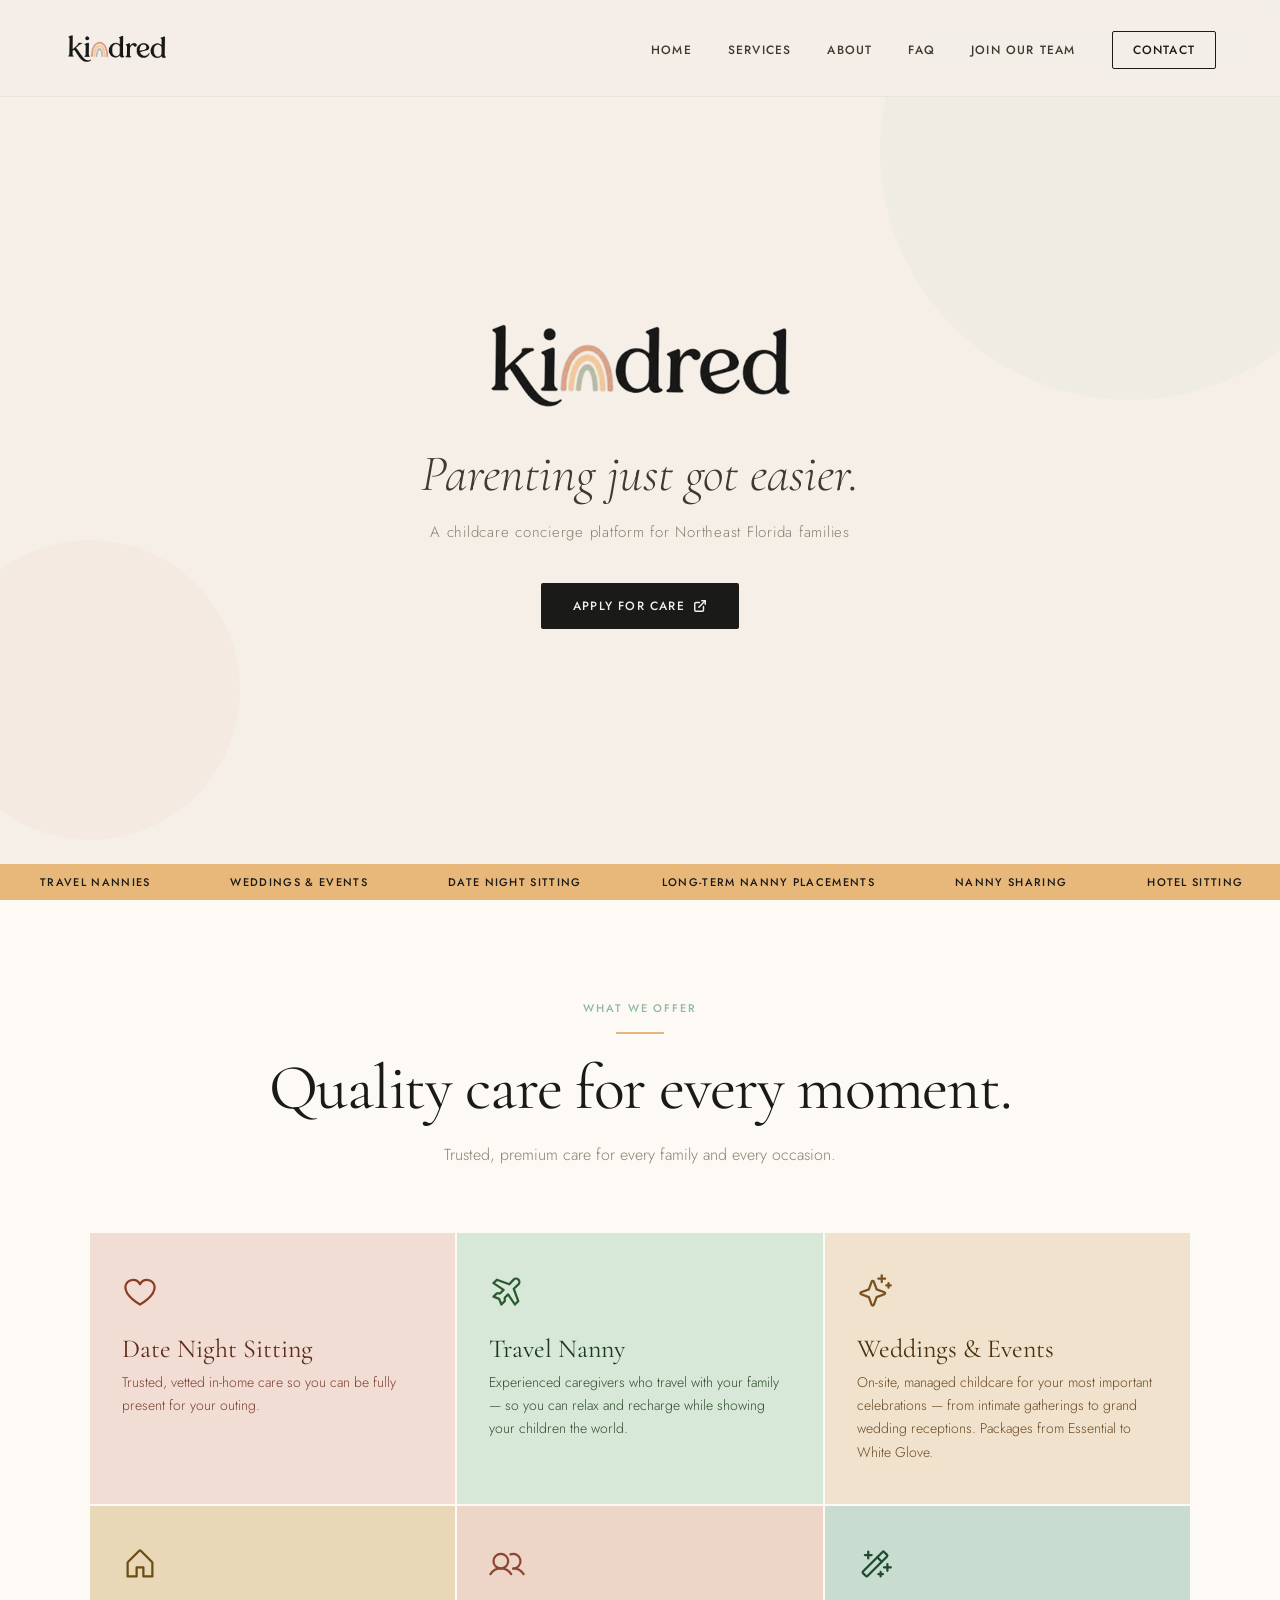
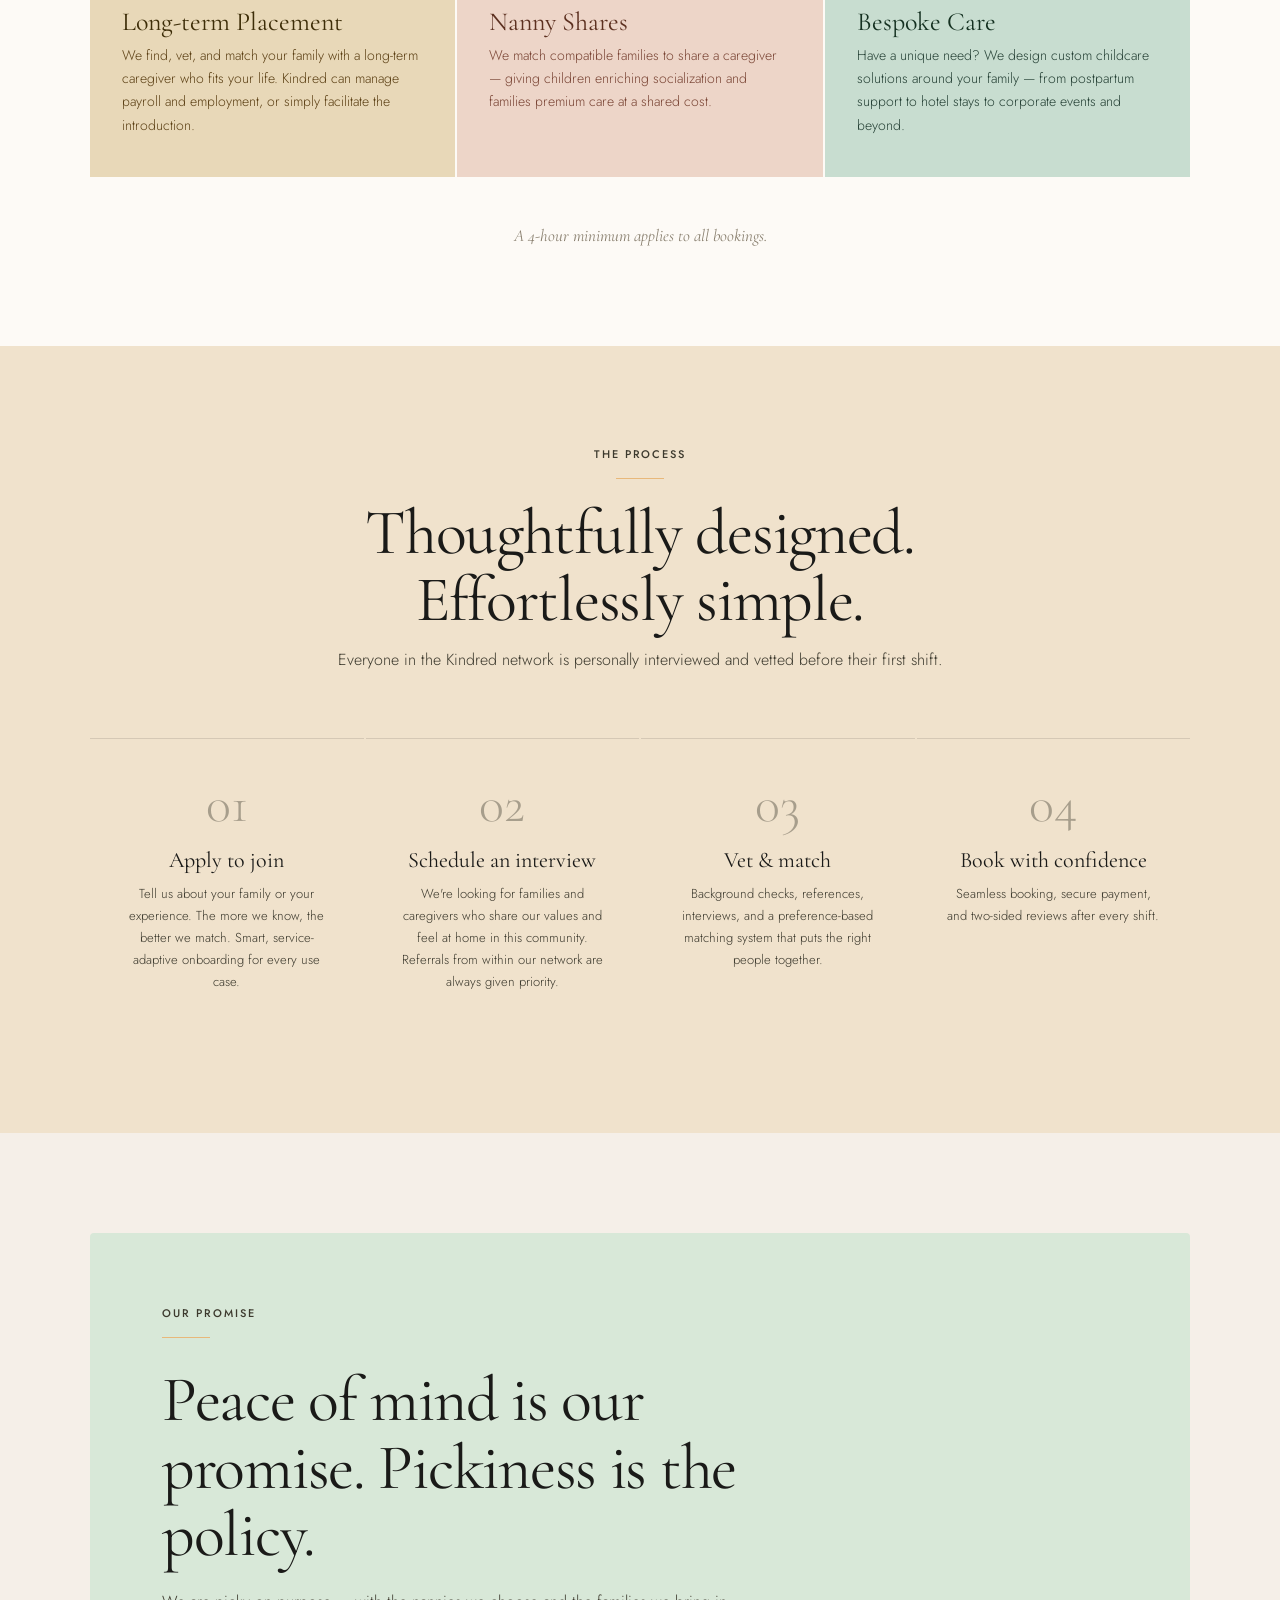
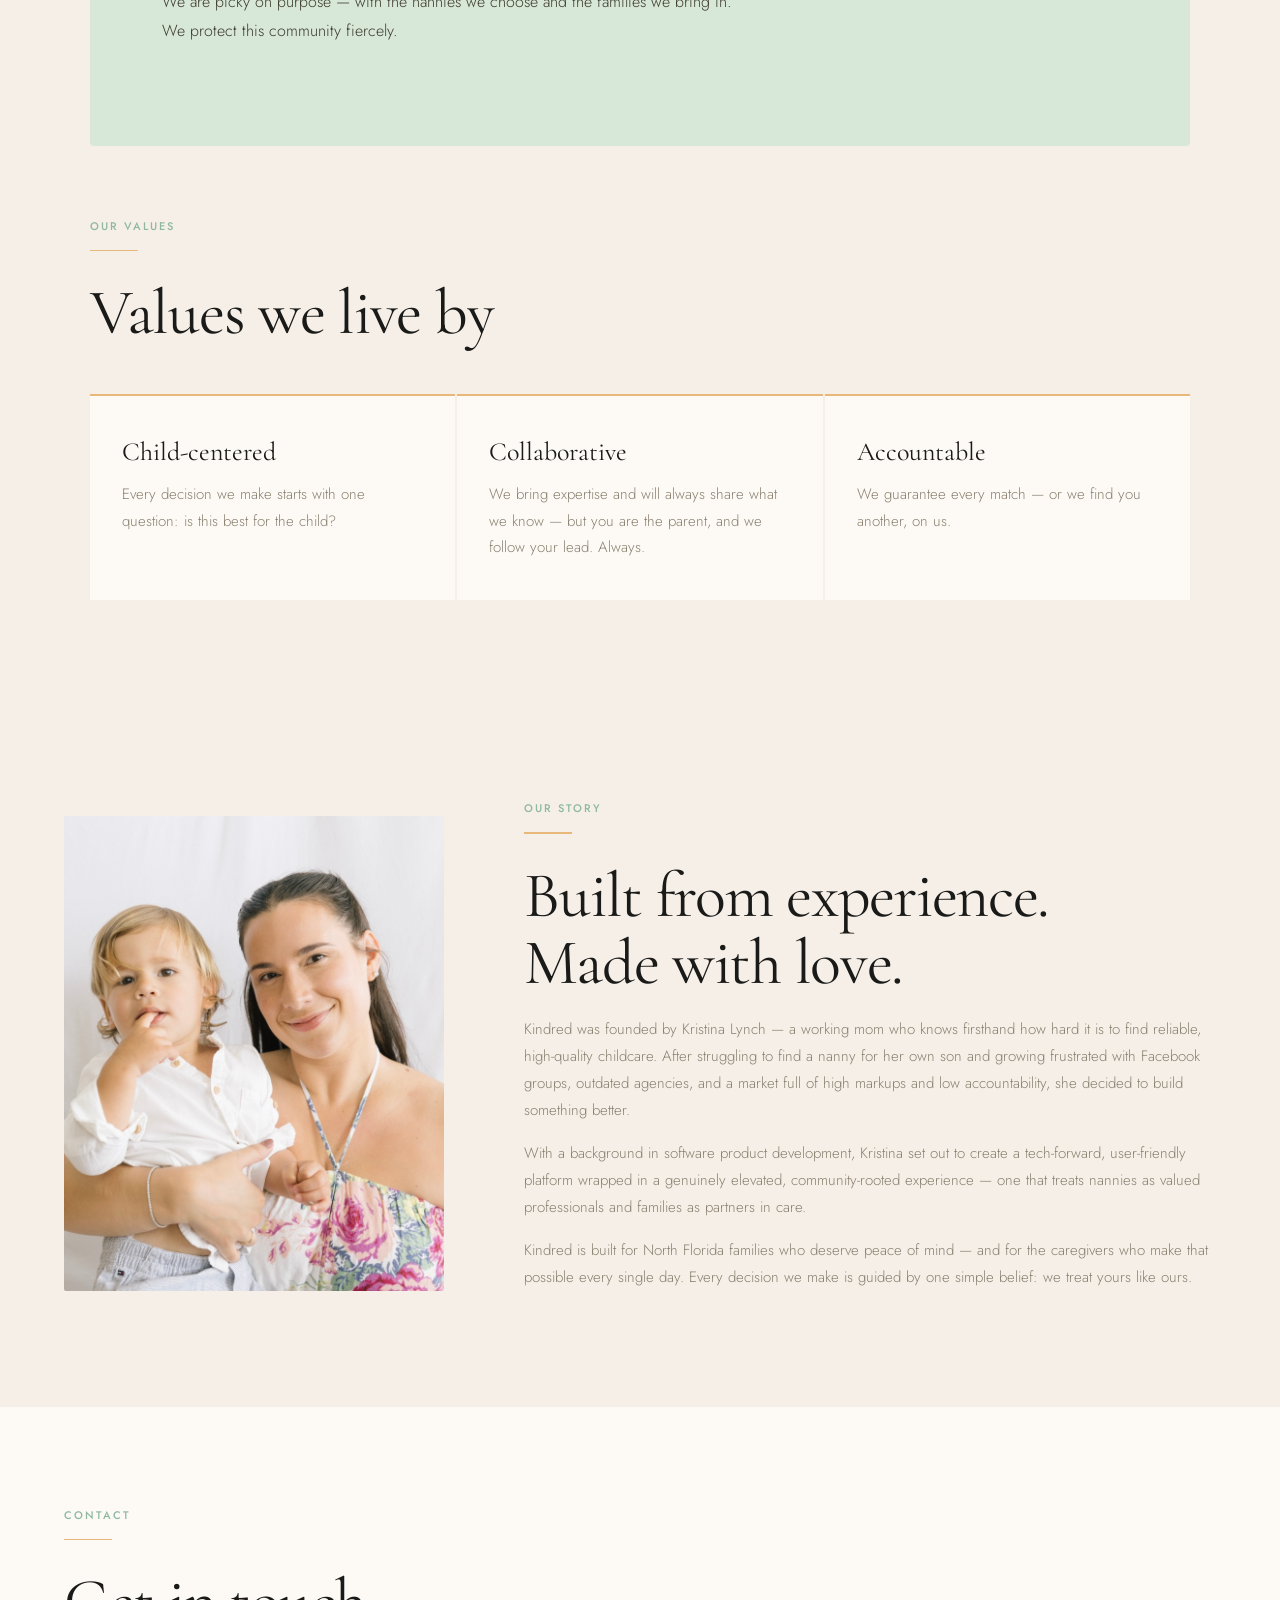
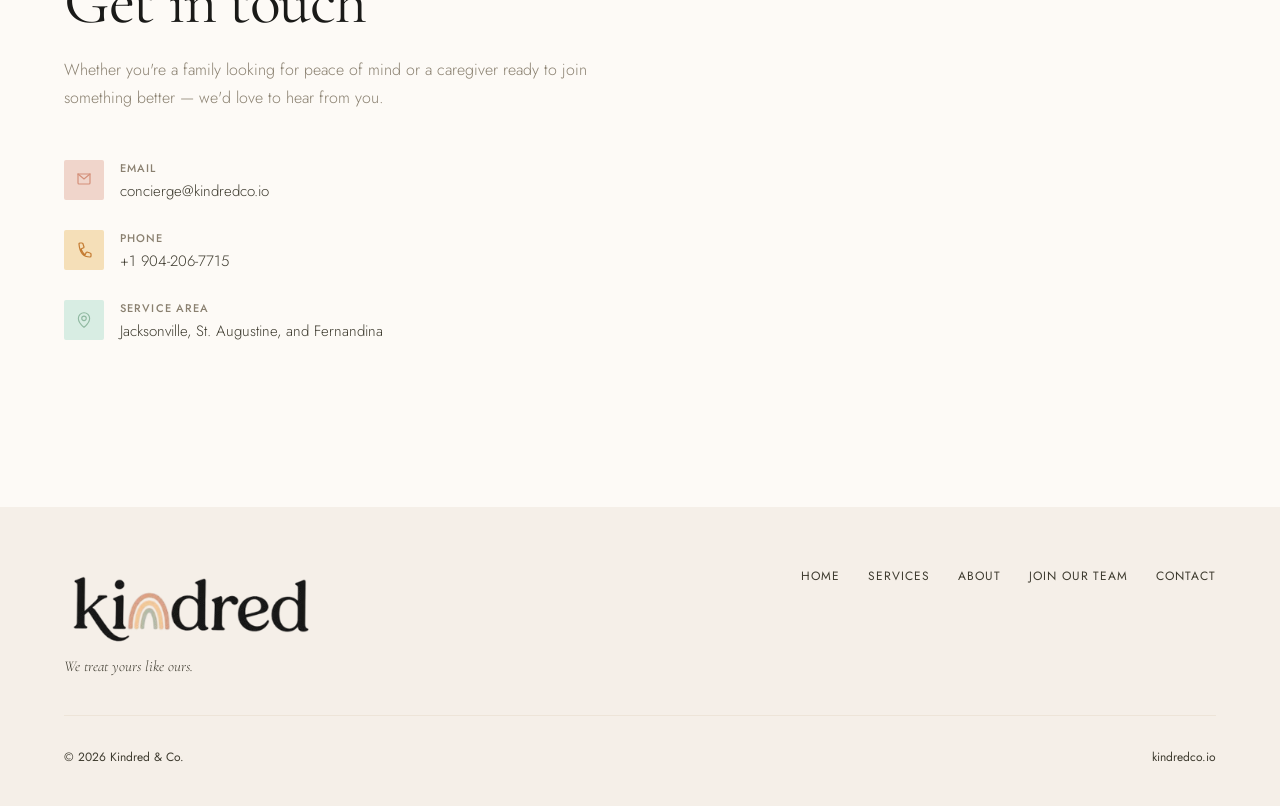
<file: index.html>
<!DOCTYPE html>
<html lang="en">
<head>
  <meta charset="utf-8" />
  <meta name="viewport" content="width=device-width, initial-scale=1.0" />
  <title>kindred — childcare concierge · Jacksonville, St. Augustine, and Fernandina</title>
  <link rel="preconnect" href="https://fonts.googleapis.com" />
  <link rel="preconnect" href="https://fonts.gstatic.com" crossorigin />
  <link href="https://fonts.googleapis.com/css2?family=Cormorant+Garamond:ital,wght@0,300;0,400;0,500;0,600;1,300;1,400;1,500&family=Jost:wght@300;400;500;600&display=swap" rel="stylesheet" />
  <link rel="stylesheet" href="styles.css" />
</head>
<body>

  <!-- ═══════════════════════════════════
       NAVIGATION
       To add a link: copy any <li> in .nav-links
       ═══════════════════════════════════ -->
  <header class="site-header">
    <nav class="nav">
      <a class="nav-logo" href="#home">
        <img class="nav-logo-img" src="assets/logo.png" alt="kindred" />
      </a>

      <ul class="nav-links" id="nav-links">
        <li><a href="#home">Home</a></li>
        <li><a href="#services">Services</a></li>
        <li><a href="#about">About</a></li>
        <li><a href="faq.html">FAQ</a></li>
        <li><a href="join.html">Join Our Team</a></li>
        <li><a class="nav-cta" href="#contact">Contact</a></li>
      </ul>

      <button class="hamburger" id="hamburger" aria-label="Toggle menu" aria-expanded="false">
        <span></span>
        <span></span>
        <span></span>
      </button>
    </nav>
  </header>


  <main>

    <!-- ═══════════════════════════════════
         HERO
         ═══════════════════════════════════ -->
    <section id="home">
      <div class="hero-blob hero-blob-1" aria-hidden="true"></div>
      <div class="hero-blob hero-blob-2" aria-hidden="true"></div>

      <div class="hero-logo">
        <img src="assets/logo.png" alt="kindred" />
      </div>

      <p class="hero-tagline">Parenting just got easier.</p>
      <p class="hero-sub">A childcare concierge platform for Northeast Florida families</p>

      <div class="hero-btns">
        <a class="btn-primary btn-external"
           href="https://forms.fillout.com/t/8GdtcbgDPAus"
           target="_blank" rel="noopener noreferrer">
          Apply for Care
          <svg class="btn-icon" xmlns="http://www.w3.org/2000/svg" width="14" height="14" viewBox="0 0 24 24"
               fill="none" stroke="currentColor" stroke-width="2.5" stroke-linecap="round" stroke-linejoin="round" aria-hidden="true">
            <path d="M18 13v6a2 2 0 0 1-2 2H5a2 2 0 0 1-2-2V8a2 2 0 0 1 2-2h6"/>
            <polyline points="15 3 21 3 21 9"/>
            <line x1="10" y1="14" x2="21" y2="3"/>
          </svg>
        </a>
      </div>

      <!-- Duplicated items create the seamless infinite scroll illusion -->
      <div class="ticker-wrap" aria-hidden="true">
        <div class="ticker">
          <span class="ticker-item">Travel Nannies</span>
          <span class="ticker-item">Weddings &amp; Events</span>
          <span class="ticker-item">Date Night Sitting</span>
          <span class="ticker-item">Long-term Nanny Placements</span>
          <span class="ticker-item">Nanny Sharing</span>
          <span class="ticker-item">Hotel Sitting</span>
          <span class="ticker-item">Travel Nannies</span>
          <span class="ticker-item">Weddings &amp; Events</span>
          <span class="ticker-item">Date Night Sitting</span>
          <span class="ticker-item">Long-term Nanny Placements</span>
          <span class="ticker-item">Nanny Sharing</span>
          <span class="ticker-item">Hotel Sitting</span>
        </div>
      </div>
    </section>


    <!-- ═══════════════════════════════════
         SERVICES
         To add a service: copy one <article class="service-card ...">
         block and assign the next sc-N color class.
         ═══════════════════════════════════ -->
    <section id="services">
      <div class="services-header">
        <span class="section-eyebrow">What we offer</span>
        <div class="rule rule--centered"></div>
        <h2 class="section-title">Quality care for every moment.</h2>
        <p class="section-body">Trusted, premium care for every family and every occasion.</p>
      </div>

      <div class="services-grid">

        <article class="service-card sc-1">
          <svg class="service-icon" fill="none" viewBox="0 0 256 256" aria-hidden="true">
            <path d="M128,224S24,168,24,102A54,54,0,0,1,78,48c22.59,0,41.94,12.31,50,32,8.06-19.69,27.41-32,50-32a54,54,0,0,1,54,54C232,168,128,224,128,224Z"
                  fill="none" stroke="#8B3D25" stroke-linecap="round" stroke-linejoin="round" stroke-width="16"/>
          </svg>
          <h3 class="service-name">Date Night Sitting</h3>
          <p class="service-desc">Trusted, vetted in-home care so you can be fully present for your outing.</p>
        </article>

        <article class="service-card sc-2">
          <svg class="service-icon" fill="none" viewBox="0 0 256 256" aria-hidden="true">
            <path d="M88,224l24-24V176l24-24,48,72,24-24-32-88,33-31A24,24,0,0,0,175,47L144,80,56,48,32,72l72,48L80,144H56L32,168l40,16Z"
                  fill="none" stroke="#2A5A30" stroke-linecap="round" stroke-linejoin="round" stroke-width="16"/>
          </svg>
          <h3 class="service-name">Travel Nanny</h3>
          <p class="service-desc">Experienced caregivers who travel with your family — so you can relax and recharge while showing your children the world.</p>
        </article>

        <article class="service-card sc-3">
          <svg class="service-icon" fill="none" viewBox="0 0 256 256" aria-hidden="true">
            <path d="M84.27,171.73l-55.09-20.3a7.92,7.92,0,0,1,0-14.86l55.09-20.3,20.3-55.09a7.92,7.92,0,0,1,14.86,0l20.3,55.09,55.09,20.3a7.92,7.92,0,0,1,0,14.86l-55.09,20.3-20.3,55.09a7.92,7.92,0,0,1-14.86,0Z"
                  fill="none" stroke="#7A5020" stroke-linecap="round" stroke-linejoin="round" stroke-width="16"/>
            <line x1="176" y1="16" x2="176" y2="64"   fill="none" stroke="#7A5020" stroke-linecap="round" stroke-linejoin="round" stroke-width="16"/>
            <line x1="224" y1="72" x2="224" y2="104"  fill="none" stroke="#7A5020" stroke-linecap="round" stroke-linejoin="round" stroke-width="16"/>
            <line x1="152" y1="40" x2="200" y2="40"   fill="none" stroke="#7A5020" stroke-linecap="round" stroke-linejoin="round" stroke-width="16"/>
            <line x1="208" y1="88" x2="240" y2="88"   fill="none" stroke="#7A5020" stroke-linecap="round" stroke-linejoin="round" stroke-width="16"/>
          </svg>
          <h3 class="service-name">Weddings &amp; Events</h3>
          <p class="service-desc">On-site, managed childcare for your most important celebrations — from intimate gatherings to grand wedding receptions. Packages from Essential to White Glove.</p>
        </article>

        <article class="service-card sc-4">
          <svg class="service-icon" fill="none" viewBox="0 0 256 256" aria-hidden="true">
            <path d="M104,216V152h48v64h64V120a8,8,0,0,0-2.34-5.66l-80-80a8,8,0,0,0-11.32,0l-80,80A8,8,0,0,0,40,120v96Z"
                  fill="none" stroke="#6B4D12" stroke-linecap="round" stroke-linejoin="round" stroke-width="16"/>
          </svg>
          <h3 class="service-name">Long-term Placement</h3>
          <p class="service-desc">We find, vet, and match your family with a long-term caregiver who fits your life. Kindred can manage payroll and employment, or simply facilitate the introduction.</p>
        </article>

        <article class="service-card sc-5">
          <svg class="service-icon" fill="none" viewBox="0 0 256 256" aria-hidden="true">
            <circle cx="84" cy="108" r="52" fill="none" stroke="#8B4530" stroke-linecap="round" stroke-linejoin="round" stroke-width="16"/>
            <path d="M10.23,200a88,88,0,0,1,147.54,0"  fill="none" stroke="#8B4530" stroke-linecap="round" stroke-linejoin="round" stroke-width="16"/>
            <path d="M172,160a87.93,87.93,0,0,1,73.77,40" fill="none" stroke="#8B4530" stroke-linecap="round" stroke-linejoin="round" stroke-width="16"/>
            <path d="M152.69,59.7A52,52,0,1,1,172,160"  fill="none" stroke="#8B4530" stroke-linecap="round" stroke-linejoin="round" stroke-width="16"/>
          </svg>
          <h3 class="service-name">Nanny Shares</h3>
          <p class="service-desc">We match compatible families to share a caregiver — giving children enriching socialization and families premium care at a shared cost.</p>
        </article>

        <article class="service-card sc-6">
          <svg class="service-icon" fill="none" viewBox="0 0 256 256" aria-hidden="true">
            <line x1="216" y1="128" x2="216" y2="176" fill="none" stroke="#1E4A30" stroke-linecap="round" stroke-linejoin="round" stroke-width="16"/>
            <line x1="192" y1="152" x2="240" y2="152" fill="none" stroke="#1E4A30" stroke-linecap="round" stroke-linejoin="round" stroke-width="16"/>
            <line x1="80"  y1="40"  x2="80"  y2="88"  fill="none" stroke="#1E4A30" stroke-linecap="round" stroke-linejoin="round" stroke-width="16"/>
            <line x1="56"  y1="64"  x2="104" y2="64"  fill="none" stroke="#1E4A30" stroke-linecap="round" stroke-linejoin="round" stroke-width="16"/>
            <line x1="168" y1="184" x2="168" y2="216" fill="none" stroke="#1E4A30" stroke-linecap="round" stroke-linejoin="round" stroke-width="16"/>
            <line x1="152" y1="200" x2="184" y2="200" fill="none" stroke="#1E4A30" stroke-linecap="round" stroke-linejoin="round" stroke-width="16"/>
            <line x1="144" y1="80"  x2="176" y2="112" fill="none" stroke="#1E4A30" stroke-linecap="round" stroke-linejoin="round" stroke-width="16"/>
            <rect x="21.49" y="105.37" width="213.02" height="45.25" rx="8"
                  transform="translate(-53.02 128) rotate(-45)"
                  fill="none" stroke="#1E4A30" stroke-linecap="round" stroke-linejoin="round" stroke-width="16"/>
          </svg>
          <h3 class="service-name">Bespoke Care</h3>
          <p class="service-desc">Have a unique need? We design custom childcare solutions around your family — from postpartum support to hotel stays to corporate events and beyond.</p>
        </article>

      </div>

      <p class="services-note">A 4-hour minimum applies to all bookings.</p>
    </section>


    <!-- ═══════════════════════════════════
         HOW IT WORKS
         To add a step: copy one <div class="step"> block
         and update the step-num
         ═══════════════════════════════════ -->
    <section id="how-it-works">
      <span class="section-eyebrow">The process</span>
      <div class="rule rule--centered"></div>
      <h2 class="section-title">Thoughtfully designed.<br />Effortlessly simple.</h2>
      <p class="section-body">Everyone in the Kindred network is personally interviewed and vetted before their first shift.</p>

      <div class="steps">
        <div class="step">
          <div class="step-num">01</div>
          <h3 class="step-title">Apply to join</h3>
          <p class="step-desc">Tell us about your family or your experience. The more we know, the better we match. Smart, service-adaptive onboarding for every use case.</p>
        </div>
        <div class="step">
          <div class="step-num">02</div>
          <h3 class="step-title">Schedule an interview</h3>
          <p class="step-desc">We're looking for families and caregivers who share our values and feel at home in this community. Referrals from within our network are always given priority.</p>
        </div>
        <div class="step">
          <div class="step-num">03</div>
          <h3 class="step-title">Vet &amp; match</h3>
          <p class="step-desc">Background checks, references, interviews, and a preference-based matching system that puts the right people together.</p>
        </div>
        <div class="step">
          <div class="step-num">04</div>
          <h3 class="step-title">Book with confidence</h3>
          <p class="step-desc">Seamless booking, secure payment, and two-sided reviews after every shift.</p>
        </div>
      </div>
    </section>


    <!-- ═══════════════════════════════════
         PROMISE & VALUES
         To add a value: copy one <article class="value-card"> block
         ═══════════════════════════════════ -->
    <section id="promise">
      <div class="promise-wrapper">

        <div class="promise-block">
          <span class="section-eyebrow">Our promise</span>
          <div class="rule"></div>
          <h2 class="section-title">Peace of mind is our promise. Pickiness is the policy.</h2>
          <p class="promise-body">We are picky on purpose — with the nannies we choose and the families we bring in. We protect this community fiercely.</p>
        </div>

        <span class="section-eyebrow">Our values</span>
        <div class="rule"></div>
        <h2 class="section-title section-title--spaced">Values we live by</h2>

        <div class="values-grid">
          <article class="value-card">
            <h3 class="value-title">Child-centered</h3>
            <p class="value-body">Every decision we make starts with one question: is this best for the child?</p>
          </article>
          <article class="value-card">
            <h3 class="value-title">Collaborative</h3>
            <p class="value-body">We bring expertise and will always share what we know — but you are the parent, and we follow your lead. Always.</p>
          </article>
          <article class="value-card">
            <h3 class="value-title">Accountable</h3>
            <p class="value-body">We guarantee every match — or we find you another, on us.</p>
          </article>
        </div>

      </div>
    </section>


    <!-- ═══════════════════════════════════
         ABOUT
         To swap the photo: replace assets/founder.jpg
         ═══════════════════════════════════ -->
    <section id="about">
      <div class="about-photo">
        <img src="assets/founder.jpg" alt="Kristina Lynch, Founder of Kindred & Co." />
      </div>
      <div class="about-content">
        <span class="section-eyebrow">Our story</span>
        <div class="rule"></div>
        <h2 class="section-title">Built from experience.<br />Made with love.</h2>
        <p class="about-body">Kindred was founded by Kristina Lynch — a working mom who knows firsthand how hard it is to find reliable, high-quality childcare. After struggling to find a nanny for her own son and growing frustrated with Facebook groups, outdated agencies, and a market full of high markups and low accountability, she decided to build something better.</p>
        <p class="about-body">With a background in software product development, Kristina set out to create a tech-forward, user-friendly platform wrapped in a genuinely elevated, community-rooted experience — one that treats nannies as valued professionals and families as partners in care.</p>
        <p class="about-body">Kindred is built for North Florida families who deserve peace of mind — and for the caregivers who make that possible every single day. Every decision we make is guided by one simple belief: we treat yours like ours.</p>
      </div>
    </section>


    <!-- ═══════════════════════════════════
         CONTACT
         To change the contact email: edit .contact-value below
         Form currently shows a visual confirmation only — wire
         up the action attribute to a backend or service like
         Formspree when ready.
         ═══════════════════════════════════ -->
    <section id="contact">
      <div class="contact-grid">

        <div class="contact-info">
          <span class="section-eyebrow">Contact</span>
          <div class="rule"></div>
          <h2 class="section-title">Get in touch</h2>
          <p class="section-body contact-intro">Whether you're a family looking for peace of mind or a caregiver ready to join something better — we'd love to hear from you.</p>

          <div class="contact-detail">
            <div class="contact-icon contact-icon--blush">
              <svg fill="none" height="18" viewBox="0 0 18 18" width="18" aria-hidden="true">
                <path d="M3 3 L15 3 L15 12 Q15 13 14 13 L4 13 Q3 13 3 12 Z" stroke="#D4907A" stroke-linejoin="round" stroke-width="1.2"/>
                <path d="M3 3 L9 8 L15 3" stroke="#D4907A" stroke-linecap="round" stroke-width="1.2"/>
              </svg>
            </div>
            <div>
              <p class="contact-label">Email</p>
              <p class="contact-value">concierge@kindredco.io</p>
            </div>
          </div>

          <div class="contact-detail">
            <div class="contact-icon contact-icon--amber">
              <svg fill="none" height="18" viewBox="0 0 18 18" width="18" aria-hidden="true">
                <path d="M4 3 Q4 2 5 2 L7 2 Q8 2 8 3 L9 6 Q9 7 8 7 L6 8 Q7 11 10 14 L11 12 Q11 11 12 11 L15 12 Q16 12 16 13 L16 15 Q16 16 15 16 Q5 16 4 3 Z" stroke="#C47A30" stroke-linejoin="round" stroke-width="1.2"/>
              </svg>
            </div>
            <div>
              <p class="contact-label">Phone</p>
              <p class="contact-value">+1 904-206-7715</p>
            </div>
          </div>

          <div class="contact-detail">
            <div class="contact-icon contact-icon--sage">
              <svg xmlns="http://www.w3.org/2000/svg" width="18" height="18" fill="#8FB8A0" viewBox="0 0 256 256" aria-hidden="true">
                <path d="M128,64a40,40,0,1,0,40,40A40,40,0,0,0,128,64Zm0,64a24,24,0,1,1,24-24A24,24,0,0,1,128,128Zm0-112a88.1,88.1,0,0,0-88,88c0,31.4,14.51,64.68,42,96.25a254.19,254.19,0,0,0,41.45,38.3,8,8,0,0,0,9.18,0A254.19,254.19,0,0,0,174,200.25c27.45-31.57,42-64.85,42-96.25A88.1,88.1,0,0,0,128,16Zm0,206c-16.53-13-72-60.75-72-118a72,72,0,0,1,144,0C200,161.23,144.53,209,128,222Z"/>
              </svg>
            </div>
            <div>
              <p class="contact-label">Service area</p>
              <p class="contact-value">Jacksonville, St. Augustine, and Fernandina</p>
            </div>
          </div>
        </div>

        <div>
          <div style="width:100%;height:500px;" data-fillout-id="6LCFjFNj2Tus" data-fillout-embed-type="standard" data-fillout-inherit-parameters data-fillout-dynamic-resize></div>
          <script src="https://server.fillout.com/embed/v1/"></script>
        </div>

      </div>
    </section>

  </main>


  <!-- ═══════════════════════════════════
       FOOTER
       To update the copyright year: edit the span below
       ═══════════════════════════════════ -->
  <footer class="footer">
    <div class="footer-top">
      <div>
        <img class="footer-logo-img" src="assets/logo.png" alt="kindred" />
        <p class="footer-tagline">We treat yours like ours.</p>
      </div>
      <nav class="footer-links" aria-label="Footer navigation">
        <a href="#home">Home</a>
        <a href="#services">Services</a>
        <a href="#about">About</a>
        <a href="#join-our-team">Join Our Team</a>
        <a href="#contact">Contact</a>
      </nav>
    </div>
    <div class="footer-bottom">
      <span>© 2026 Kindred &amp; Co.</span>
      <span>kindredco.io</span>
    </div>
  </footer>

  <script src="script.js"></script>
</body>
</html>
</file>
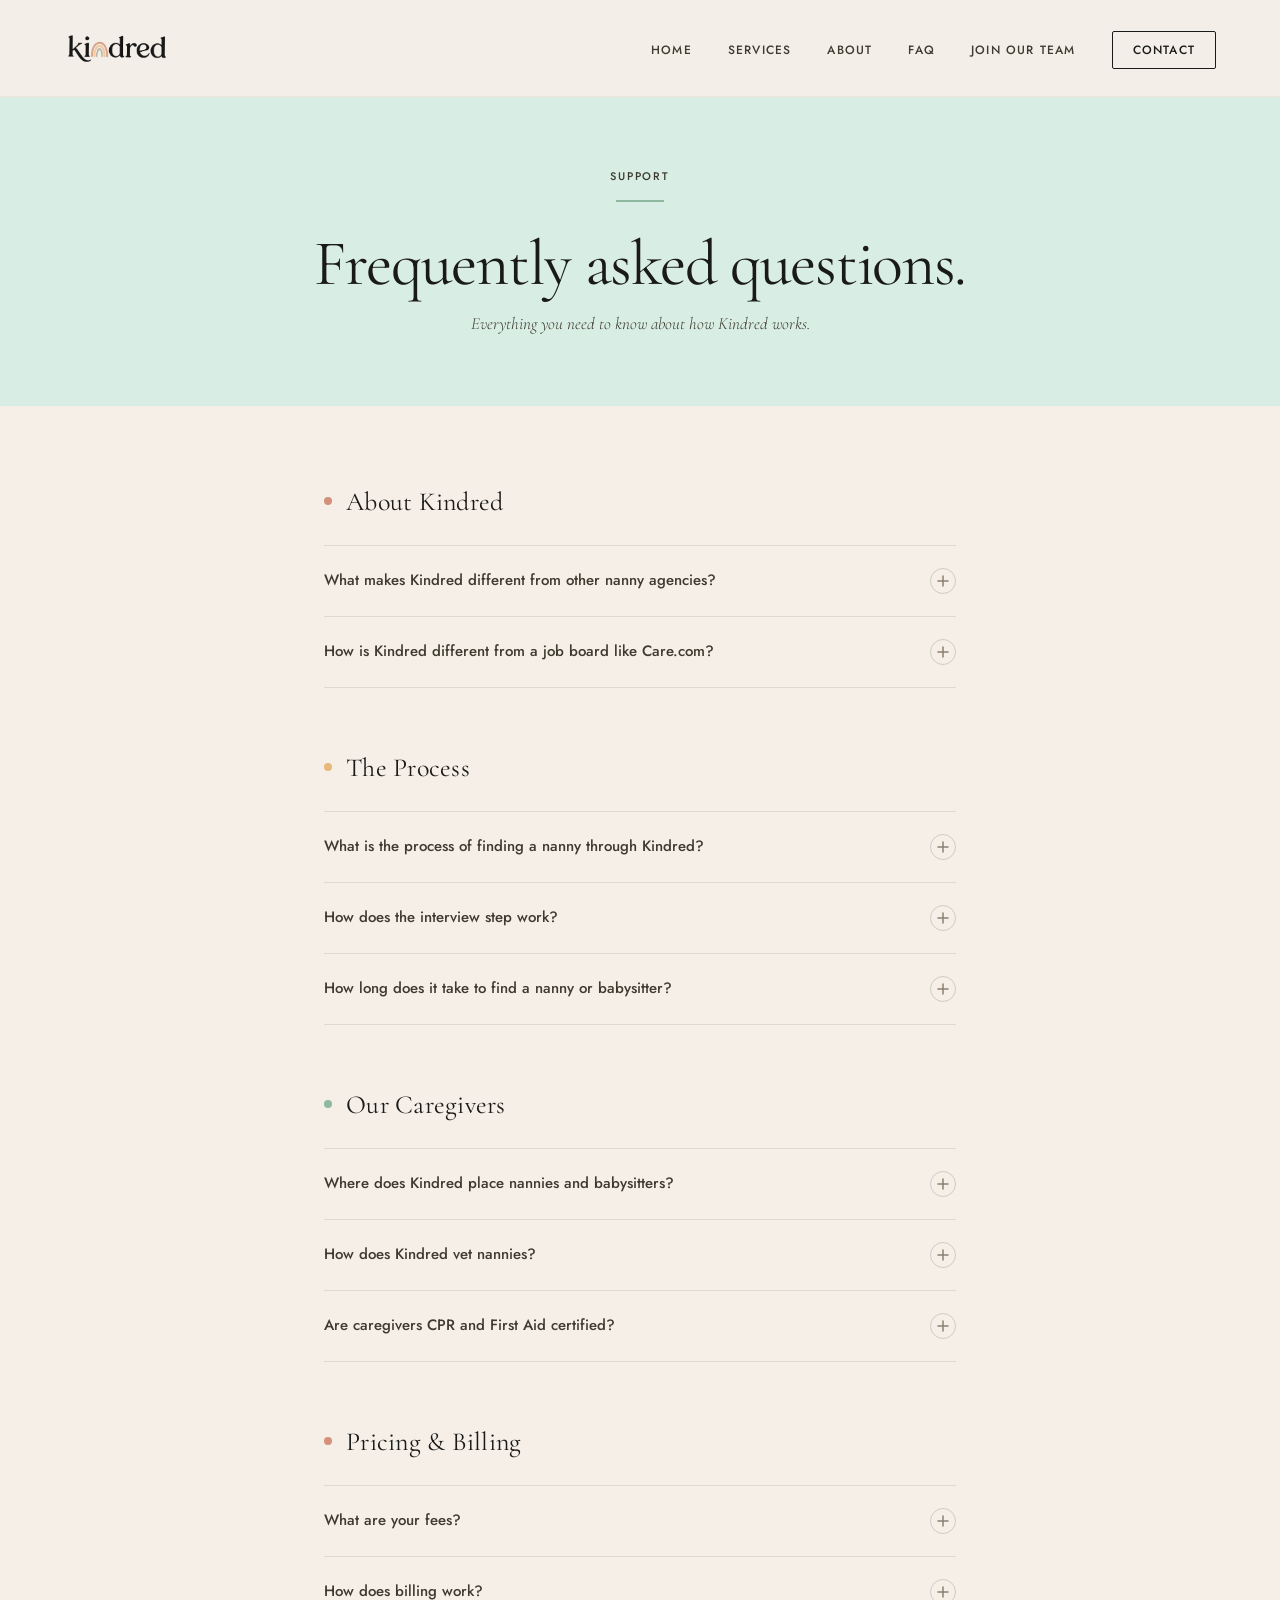
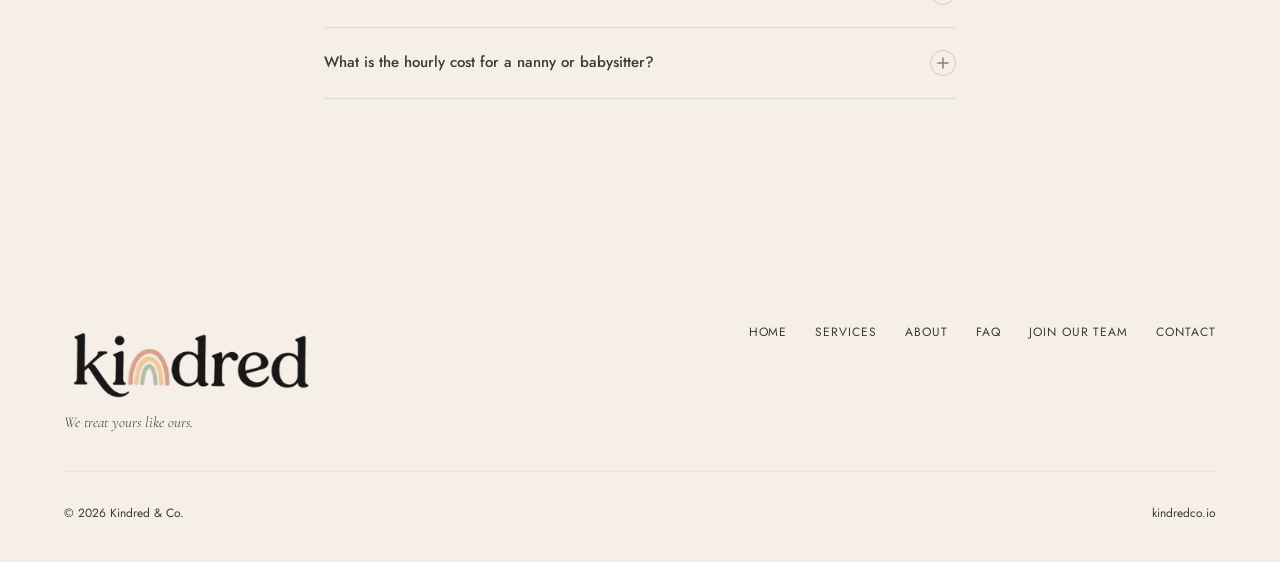
<file: faq.html>
<!DOCTYPE html>
<html lang="en">
<head>
  <meta charset="utf-8" />
  <meta name="viewport" content="width=device-width, initial-scale=1.0" />
  <title>FAQ — kindred childcare concierge</title>
  <link rel="preconnect" href="https://fonts.googleapis.com" />
  <link rel="preconnect" href="https://fonts.gstatic.com" crossorigin />
  <link href="https://fonts.googleapis.com/css2?family=Cormorant+Garamond:ital,wght@0,300;0,400;0,500;0,600;1,300;1,400;1,500&family=Jost:wght@300;400;500;600&display=swap" rel="stylesheet" />
  <link rel="stylesheet" href="styles.css" />
  <meta name="description" content="Answers to common questions about Kindred & Co. — how we vet caregivers, what the placement process looks like, service areas, fees, and billing." />

  <script type="application/ld+json">
  {
    "@context": "https://schema.org",
    "@type": "FAQPage",
    "mainEntity": [
      {
        "@type": "Question",
        "name": "What makes Kindred different from other nanny agencies?",
        "acceptedAnswer": {
          "@type": "Answer",
          "text": "Kindred & Co. matches on values, not just availability. Many agencies send whoever fits your schedule. We ask detailed questions of both families and nannies, covering childcare philosophy, discipline approach, values, and lifestyle, and we introduce only caregivers who truly fit your household."
        }
      },
      {
        "@type": "Question",
        "name": "How is Kindred different from a job board like Care.com?",
        "acceptedAnswer": {
          "@type": "Answer",
          "text": "Kindred is a white-glove concierge service rather than self-service. You don't post a job or sort through applicants. We hand-select and vet caregivers for your family, so you only meet people we've chosen for you."
        }
      },
      {
        "@type": "Question",
        "name": "What is the process of finding a nanny through Kindred?",
        "acceptedAnswer": {
          "@type": "Answer",
          "text": "Every Kindred placement follows the same six steps: (1) Family application — you tell us about your family, children, schedule, and what you're looking for. (2) Intake call — we talk through your home, routines, priorities, and dealbreakers. (3) Curated profiles — we send profiles of caregivers we believe suit your family. (4) Interviews — you interview caregivers whose profiles you liked; we schedule these for you. (5) In-home trials — caregivers come for a paid trial shift. (6) Onboarding — we call references, verify certifications, and run background checks on the prospective nanny."
        }
      },
      {
        "@type": "Question",
        "name": "How does the interview step work?",
        "acceptedAnswer": {
          "@type": "Answer",
          "text": "After you select who you want to interview from the profiles shared with you, we schedule a 30-minute video interview with a candidate. If it goes well, we arrange a paid trial shift — typically 4 to 6 hours — so both you and the caregiver can make sure it is a good fit."
        }
      },
      {
        "@type": "Question",
        "name": "How long does it take to find a nanny or babysitter?",
        "acceptedAnswer": {
          "@type": "Answer",
          "text": "Babysitters can usually be sourced directly from our network and be available immediately. Finding a long-term nanny typically takes 1 to 6 weeks between sourcing, vetting, interviewing, trial shifts, background checks, and onboarding. Timing depends on your schedule, budget, and the specificity of your requirements."
        }
      },
      {
        "@type": "Question",
        "name": "Where does Kindred place nannies and babysitters?",
        "acceptedAnswer": {
          "@type": "Answer",
          "text": "Kindred & Co. serves families in two ways. Babysitters: Jacksonville, Atlantic Beach, Neptune Beach, Jacksonville Beach, Ponte Vedra, St. Augustine, and nearby communities. Long-term nannies: anywhere in the United States. We handle the application, intake call, profiles, and interviews by phone and video, so families don't need to be local."
        }
      },
      {
        "@type": "Question",
        "name": "How does Kindred vet nannies?",
        "acceptedAnswer": {
          "@type": "Answer",
          "text": "Selection is rigorous. Only about 10% of nannies who apply are selected for interviews, and about 3% are placed with a family. We conduct a detailed review of experience and employment history, structured behavioral interviews, reference verification, and a comprehensive background check."
        }
      },
      {
        "@type": "Question",
        "name": "Are caregivers CPR and First Aid certified?",
        "acceptedAnswer": {
          "@type": "Answer",
          "text": "Yes. Current CPR and First Aid certification is required by Kindred."
        }
      },
      {
        "@type": "Question",
        "name": "What are your fees?",
        "acceptedAnswer": {
          "@type": "Answer",
          "text": "Kindred & Co. offers two tiers. Curated ($750 one-time): a personal search where we go to market, interview, and vet nannies just for your family, plus 1–3 vetted backup sitters and 12 months of platform access. Concierge ($350 one-time): I choose your nanny and sitters from our existing network based on your family's unique needs, plus 12 months of platform access. Ongoing care is billed hourly based on your caregiver's rate. Platform access renews at $99/year after the first year, and applies to all tiers."
        }
      },
      {
        "@type": "Question",
        "name": "How does billing work?",
        "acceptedAnswer": {
          "@type": "Answer",
          "text": "Invoices are issued weekly and payable by ACH bank transfer or Zelle. Each invoice itemizes dates and hours of care."
        }
      },
      {
        "@type": "Question",
        "name": "What is the hourly cost for a nanny or babysitter?",
        "acceptedAnswer": {
          "@type": "Answer",
          "text": "Caregivers set their own rates based on experience and education. Junior caregivers typically cost around $23/hr, while our most senior caregivers can cost upwards of $30/hr on our platform."
        }
      }
    ]
  }
  </script>

  <style>
    /* Page hero — sage green matching promise block */
    .page-hero {
      background: #D8EDE3;
      padding: calc(var(--nav-height) + 72px) var(--gutter) 72px;
      text-align: center;
    }
    .page-hero .section-eyebrow { color: var(--color-dark); }
    .page-hero .section-title   { color: var(--color-black); margin-bottom: 16px; }
    .page-hero .rule            { background: var(--color-sage); margin: 0 auto 28px; }
    .page-hero-sub {
      font-size: 17px;
      font-weight: 300;
      font-style: italic;
      font-family: var(--font-serif);
      color: var(--color-dark);
      max-width: 480px;
      margin: 0 auto;
    }

    /* FAQ body */
    .faq-wrap {
      max-width: 760px;
      margin: 0 auto;
      padding: 80px var(--gutter) 100px;
    }

    /* Category group */
    .faq-group { margin-bottom: 64px; }

    .group-header {
      display: flex;
      align-items: center;
      gap: 14px;
      margin-bottom: 28px;
    }
    .group-dot {
      width: 8px;
      height: 8px;
      border-radius: 50%;
      flex-shrink: 0;
    }
    .group-dot--blush  { background: var(--color-blush); }
    .group-dot--amber  { background: var(--color-amber); }
    .group-dot--sage   { background: var(--color-sage); }

    .group-name {
      font-family: var(--font-serif);
      font-size: 26px;
      font-weight: 400;
      color: var(--color-black);
      margin: 0;
      letter-spacing: 0.01em;
    }

    /* Accordion */
    .faq-item { border-top: 1px solid rgba(61,58,46,0.12); }
    .faq-item:last-child { border-bottom: 1px solid rgba(61,58,46,0.12); }

    .faq-btn {
      display: flex;
      justify-content: space-between;
      align-items: center;
      gap: 20px;
      width: 100%;
      padding: 22px 0;
      background: none;
      border: none;
      cursor: pointer;
      text-align: left;
      color: inherit;
    }
    .faq-btn:focus-visible {
      outline: 2px solid var(--color-sage);
      outline-offset: 2px;
      border-radius: 2px;
    }
    .q-text {
      font-family: var(--font-sans);
      font-size: 15px;
      font-weight: 500;
      color: var(--color-dark);
      line-height: 1.45;
      transition: color 0.2s;
    }
    .faq-btn:hover .q-text { color: var(--color-black); }

    .q-icon {
      flex-shrink: 0;
      width: 26px;
      height: 26px;
      border-radius: 50%;
      border: 1.5px solid rgba(61,58,46,0.2);
      display: flex;
      align-items: center;
      justify-content: center;
      transition: border-color 0.25s, background 0.25s, transform 0.3s;
      color: var(--color-mid);
    }
    .faq-item.open .q-icon {
      background: var(--color-sage-light);
      border-color: var(--color-sage);
      color: var(--color-dark);
      transform: rotate(45deg);
    }

    /* Answer panel */
    .faq-panel {
      display: grid;
      grid-template-rows: 0fr;
      transition: grid-template-rows 0.35s ease;
    }
    .faq-item.open .faq-panel { grid-template-rows: 1fr; }
    .panel-inner { overflow: hidden; }

    .answer {
      padding-bottom: 28px;
      color: var(--color-dark);
      font-family: var(--font-sans);
      font-size: 15px;
      font-weight: 300;
      line-height: 1.8;
    }
    .answer p { margin: 0 0 12px; }
    .answer p:last-child { margin-bottom: 0; }
    .answer strong { font-weight: 500; color: var(--color-black); }

    .answer ol {
      margin: 4px 0 12px;
      padding-left: 20px;
    }
    .answer ol li { margin-bottom: 10px; padding-left: 4px; }

    /* Pricing cards */
    .pricing-cards {
      display: flex;
      flex-direction: column;
      gap: 10px;
      margin-top: 14px;
    }
    .p-card {
      background: var(--color-white);
      border: 1px solid rgba(61,58,46,0.12);
      border-radius: 8px;
      padding: 18px 22px;
    }
    .p-card-name {
      font-family: var(--font-serif);
      font-size: 18px;
      font-weight: 500;
      color: var(--color-black);
      margin: 0 0 2px;
    }
    .p-card-price {
      font-size: 12px;
      font-weight: 500;
      letter-spacing: 0.1em;
      text-transform: uppercase;
      color: var(--color-blush);
      margin: 0 0 12px;
    }
    .p-card ul {
      list-style: none;
      margin: 0;
      padding: 0;
    }
    .p-card ul li {
      font-size: 14px;
      font-weight: 300;
      color: var(--color-dark);
      padding: 6px 0 6px 20px;
      position: relative;
      border-top: 1px solid rgba(61,58,46,0.1);
    }
    .p-card ul li:first-child { border-top: none; }
    .p-card ul li::before {
      content: '✓';
      position: absolute;
      left: 0;
      top: 7px;
      color: var(--color-sage);
      font-size: 12px;
    }

    @media (max-width: 640px) {
      .faq-wrap  { padding: 52px var(--gutter) 72px; }
      .faq-group { margin-bottom: 48px; }
    }

    @media (prefers-reduced-motion: reduce) {
      .faq-panel, .q-icon { transition: none; }
    }
  </style>
</head>
<body>

  <!-- ═══════════════════════════════════
       NAVIGATION
       ═══════════════════════════════════ -->
  <header class="site-header">
    <nav class="nav">
      <a class="nav-logo" href="index.html">
        <img class="nav-logo-img" src="assets/logo.png" alt="kindred" />
      </a>

      <ul class="nav-links" id="nav-links">
        <li><a href="index.html#home">Home</a></li>
        <li><a href="index.html#services">Services</a></li>
        <li><a href="index.html#about">About</a></li>
        <li><a href="faq.html" aria-current="page">FAQ</a></li>
        <li><a href="join.html">Join Our Team</a></li>
        <li><a class="nav-cta" href="index.html#contact">Contact</a></li>
      </ul>

      <button class="hamburger" id="hamburger" aria-label="Toggle menu" aria-expanded="false">
        <span></span>
        <span></span>
        <span></span>
      </button>
    </nav>
  </header>


  <main>

    <!-- PAGE HERO -->
    <div class="page-hero">
      <span class="section-eyebrow">Support</span>
      <div class="rule rule--centered"></div>
      <h1 class="section-title">Frequently asked questions.</h1>
      <p class="page-hero-sub">Everything you need to know about how Kindred works.</p>
    </div>


    <!-- FAQ CONTENT -->
    <div class="faq-wrap">

      <!-- About Kindred -->
      <div class="faq-group">
        <div class="group-header">
          <span class="group-dot group-dot--blush"></span>
          <h2 class="group-name">About Kindred</h2>
        </div>

        <div class="faq-item">
          <button class="faq-btn" aria-expanded="false">
            <span class="q-text">What makes Kindred different from other nanny agencies?</span>
            <span class="q-icon" aria-hidden="true"><svg width="12" height="12" viewBox="0 0 12 12" fill="none"><line x1="6" y1="1" x2="6" y2="11" stroke="currentColor" stroke-width="1.5" stroke-linecap="round"/><line x1="1" y1="6" x2="11" y2="6" stroke="currentColor" stroke-width="1.5" stroke-linecap="round"/></svg></span>
          </button>
          <div class="faq-panel" role="region">
            <div class="panel-inner"><div class="answer">
              <p>Kindred & Co. matches on values, not just availability. Many agencies send whoever fits your schedule. We ask detailed questions of both families and nannies, covering childcare philosophy, discipline approach, values, and lifestyle, and we introduce only caregivers who truly fit your household.</p>
            </div></div>
          </div>
        </div>

        <div class="faq-item">
          <button class="faq-btn" aria-expanded="false">
            <span class="q-text">How is Kindred different from a job board like Care.com?</span>
            <span class="q-icon" aria-hidden="true"><svg width="12" height="12" viewBox="0 0 12 12" fill="none"><line x1="6" y1="1" x2="6" y2="11" stroke="currentColor" stroke-width="1.5" stroke-linecap="round"/><line x1="1" y1="6" x2="11" y2="6" stroke="currentColor" stroke-width="1.5" stroke-linecap="round"/></svg></span>
          </button>
          <div class="faq-panel" role="region">
            <div class="panel-inner"><div class="answer">
              <p>Kindred is a white-glove concierge service rather than self-service. You don't post a job or sort through applicants. We hand-select and vet caregivers for your family, so you only meet people we've chosen for you.</p>
            </div></div>
          </div>
        </div>
      </div>

      <!-- The Process -->
      <div class="faq-group">
        <div class="group-header">
          <span class="group-dot group-dot--amber"></span>
          <h2 class="group-name">The Process</h2>
        </div>

        <div class="faq-item">
          <button class="faq-btn" aria-expanded="false">
            <span class="q-text">What is the process of finding a nanny through Kindred?</span>
            <span class="q-icon" aria-hidden="true"><svg width="12" height="12" viewBox="0 0 12 12" fill="none"><line x1="6" y1="1" x2="6" y2="11" stroke="currentColor" stroke-width="1.5" stroke-linecap="round"/><line x1="1" y1="6" x2="11" y2="6" stroke="currentColor" stroke-width="1.5" stroke-linecap="round"/></svg></span>
          </button>
          <div class="faq-panel" role="region">
            <div class="panel-inner"><div class="answer">
              <p>Every Kindred placement follows the same six steps.</p>
              <ol>
                <li><strong>Family application.</strong> You tell us about your family, your children, your schedule, and what you're looking for in care.</li>
                <li><strong>Intake call.</strong> We talk through your home, your routines, your priorities, and your dealbreakers. This is where we learn what a great fit means for you.</li>
                <li><strong>Curated profiles.</strong> We send you profiles of caregivers from our vetted network whom we believe suit your family. You see only the people we've chosen for you.</li>
                <li><strong>Interviews.</strong> You interview the caregivers whose profiles you liked. We schedule these for you and ask for your feedback afterward.</li>
                <li><strong>In-home trials.</strong> The caregiver(s) you liked best come to your home for a paid trial shift, so you can see how they work with your children and your routines.</li>
                <li><strong>Onboarding.</strong> We call references, verify certifications, and run background checks on the prospective nanny.</li>
              </ol>
            </div></div>
          </div>
        </div>

        <div class="faq-item">
          <button class="faq-btn" aria-expanded="false">
            <span class="q-text">How does the interview step work?</span>
            <span class="q-icon" aria-hidden="true"><svg width="12" height="12" viewBox="0 0 12 12" fill="none"><line x1="6" y1="1" x2="6" y2="11" stroke="currentColor" stroke-width="1.5" stroke-linecap="round"/><line x1="1" y1="6" x2="11" y2="6" stroke="currentColor" stroke-width="1.5" stroke-linecap="round"/></svg></span>
          </button>
          <div class="faq-panel" role="region">
            <div class="panel-inner"><div class="answer">
              <p>After you select who you want to interview from the profiles shared with you, we schedule a 30-minute video interview with a candidate. If it goes well, we arrange a paid trial shift — typically 4 to 6 hours — so both you and the caregiver can make sure it is a good fit.</p>
            </div></div>
          </div>
        </div>

        <div class="faq-item">
          <button class="faq-btn" aria-expanded="false">
            <span class="q-text">How long does it take to find a nanny or babysitter?</span>
            <span class="q-icon" aria-hidden="true"><svg width="12" height="12" viewBox="0 0 12 12" fill="none"><line x1="6" y1="1" x2="6" y2="11" stroke="currentColor" stroke-width="1.5" stroke-linecap="round"/><line x1="1" y1="6" x2="11" y2="6" stroke="currentColor" stroke-width="1.5" stroke-linecap="round"/></svg></span>
          </button>
          <div class="faq-panel" role="region">
            <div class="panel-inner"><div class="answer">
              <p>Babysitters can usually be sourced directly from our network and be available immediately, unless you have a special need that requires additional sourcing. Finding a long-term nanny typically takes 1 to 6 weeks between sourcing, vetting, interviewing, trial shifts, background checks, and onboarding.</p>
              <p>Timing depends on your schedule, budget, and the specificity of your requirements. Whether you are looking for babysitting or a long-term nanny, we prioritize the right fit over just getting someone to fill a shift.</p>
            </div></div>
          </div>
        </div>
      </div>

      <!-- Our Caregivers -->
      <div class="faq-group">
        <div class="group-header">
          <span class="group-dot group-dot--sage"></span>
          <h2 class="group-name">Our Caregivers</h2>
        </div>

        <div class="faq-item">
          <button class="faq-btn" aria-expanded="false">
            <span class="q-text">Where does Kindred place nannies and babysitters?</span>
            <span class="q-icon" aria-hidden="true"><svg width="12" height="12" viewBox="0 0 12 12" fill="none"><line x1="6" y1="1" x2="6" y2="11" stroke="currentColor" stroke-width="1.5" stroke-linecap="round"/><line x1="1" y1="6" x2="11" y2="6" stroke="currentColor" stroke-width="1.5" stroke-linecap="round"/></svg></span>
          </button>
          <div class="faq-panel" role="region">
            <div class="panel-inner"><div class="answer">
              <p>Kindred & Co. serves families in two ways, and the service area differs for each.</p>
              <p><strong>Babysitters:</strong> Jacksonville, Atlantic Beach, Neptune Beach, Jacksonville Beach, Ponte Vedra, St. Augustine, and nearby communities.</p>
              <p><strong>Long-term nannies:</strong> anywhere in the United States. We handle the application, intake call, profiles, and interviews by phone and video, so families don't need to be local.</p>
              <p>Not sure if you're in range? Contact us and we'll tell you.</p>
            </div></div>
          </div>
        </div>

        <div class="faq-item">
          <button class="faq-btn" aria-expanded="false">
            <span class="q-text">How does Kindred vet nannies?</span>
            <span class="q-icon" aria-hidden="true"><svg width="12" height="12" viewBox="0 0 12 12" fill="none"><line x1="6" y1="1" x2="6" y2="11" stroke="currentColor" stroke-width="1.5" stroke-linecap="round"/><line x1="1" y1="6" x2="11" y2="6" stroke="currentColor" stroke-width="1.5" stroke-linecap="round"/></svg></span>
          </button>
          <div class="faq-panel" role="region">
            <div class="panel-inner"><div class="answer">
              <p>Selection is rigorous. Only about 10% of nannies who apply are selected for interviews, and about 3% are placed with a family.</p>
              <p>We begin with a detailed review of each candidate's experience and employment history, with particular attention to both hands-on childcare experience and education in childhood development. We conduct structured behavioral interviews, verify references, and complete a comprehensive background check.</p>
            </div></div>
          </div>
        </div>

        <div class="faq-item">
          <button class="faq-btn" aria-expanded="false">
            <span class="q-text">Are caregivers CPR and First Aid certified?</span>
            <span class="q-icon" aria-hidden="true"><svg width="12" height="12" viewBox="0 0 12 12" fill="none"><line x1="6" y1="1" x2="6" y2="11" stroke="currentColor" stroke-width="1.5" stroke-linecap="round"/><line x1="1" y1="6" x2="11" y2="6" stroke="currentColor" stroke-width="1.5" stroke-linecap="round"/></svg></span>
          </button>
          <div class="faq-panel" role="region">
            <div class="panel-inner"><div class="answer">
              <p>Yes. Current CPR and First Aid certification is required by Kindred.</p>
            </div></div>
          </div>
        </div>
      </div>

      <!-- Pricing & Billing -->
      <div class="faq-group">
        <div class="group-header">
          <span class="group-dot group-dot--blush"></span>
          <h2 class="group-name">Pricing &amp; Billing</h2>
        </div>

        <div class="faq-item">
          <button class="faq-btn" aria-expanded="false">
            <span class="q-text">What are your fees?</span>
            <span class="q-icon" aria-hidden="true"><svg width="12" height="12" viewBox="0 0 12 12" fill="none"><line x1="6" y1="1" x2="6" y2="11" stroke="currentColor" stroke-width="1.5" stroke-linecap="round"/><line x1="1" y1="6" x2="11" y2="6" stroke="currentColor" stroke-width="1.5" stroke-linecap="round"/></svg></span>
          </button>
          <div class="faq-panel" role="region">
            <div class="panel-inner"><div class="answer">
              <p>Concierge draws from our network. Curated goes beyond it, with a search built just for you.</p>
              <div class="pricing-cards">
                <div class="p-card">
                  <p class="p-card-name">Curated</p>
                  <p class="p-card-price">$750 one-time</p>
                  <ul>
                    <li>Everything in Concierge</li>
                    <li>A personal search: I go to market, interview, and vet nannies just for your family</li>
                    <li>Your main nanny, plus 1–3 vetted backup sitters, so you're always covered</li>
                    <li>12 months of access to the Kindred platform</li>
                  </ul>
                </div>
                <div class="p-card">
                  <p class="p-card-name">Concierge</p>
                  <p class="p-card-price">$350 one-time</p>
                  <ul>
                    <li>Village curation: I choose your nanny and sitters from our existing network based on your family's unique needs</li>
                    <li>12 months of access to the Kindred platform</li>
                  </ul>
                </div>
                <div class="p-card">
                  <p class="p-card-name">Ongoing care</p>
                  <p class="p-card-price">Billed hourly</p>
                  <ul>
                    <li>Care is billed based on your caregiver's rate</li>
                  </ul>
                </div>
                <div class="p-card">
                  <p class="p-card-name">Platform access after year one</p>
                  <p class="p-card-price">$99 / year</p>
                  <ul>
                    <li>Applies to all tiers</li>
                    <li>Renews on your membership anniversary</li>
                  </ul>
                </div>
              </div>
            </div></div>
          </div>
        </div>

        <div class="faq-item">
          <button class="faq-btn" aria-expanded="false">
            <span class="q-text">How does billing work?</span>
            <span class="q-icon" aria-hidden="true"><svg width="12" height="12" viewBox="0 0 12 12" fill="none"><line x1="6" y1="1" x2="6" y2="11" stroke="currentColor" stroke-width="1.5" stroke-linecap="round"/><line x1="1" y1="6" x2="11" y2="6" stroke="currentColor" stroke-width="1.5" stroke-linecap="round"/></svg></span>
          </button>
          <div class="faq-panel" role="region">
            <div class="panel-inner"><div class="answer">
              <p>Invoices are issued weekly and payable by ACH bank transfer or Zelle. Each invoice itemizes dates and hours of care.</p>
            </div></div>
          </div>
        </div>

        <div class="faq-item">
          <button class="faq-btn" aria-expanded="false">
            <span class="q-text">What is the hourly cost for a nanny or babysitter?</span>
            <span class="q-icon" aria-hidden="true"><svg width="12" height="12" viewBox="0 0 12 12" fill="none"><line x1="6" y1="1" x2="6" y2="11" stroke="currentColor" stroke-width="1.5" stroke-linecap="round"/><line x1="1" y1="6" x2="11" y2="6" stroke="currentColor" stroke-width="1.5" stroke-linecap="round"/></svg></span>
          </button>
          <div class="faq-panel" role="region">
            <div class="panel-inner"><div class="answer">
              <p>Caregivers set their own rates based on experience and education. Junior caregivers typically cost around $23/hr, while our most senior caregivers can cost upwards of $30/hr on our platform.</p>
            </div></div>
          </div>
        </div>

      </div>
    </div>

  </main>


  <!-- FOOTER -->
  <footer class="footer">
    <div class="footer-top">
      <div>
        <img class="footer-logo-img" src="assets/logo.png" alt="kindred" />
        <p class="footer-tagline">We treat yours like ours.</p>
      </div>
      <nav class="footer-links" aria-label="Footer navigation">
        <a href="index.html#home">Home</a>
        <a href="index.html#services">Services</a>
        <a href="index.html#about">About</a>
        <a href="faq.html">FAQ</a>
        <a href="join.html">Join Our Team</a>
        <a href="index.html#contact">Contact</a>
      </nav>
    </div>
    <div class="footer-bottom">
      <span>© 2026 Kindred &amp; Co.</span>
      <span>kindredco.io</span>
    </div>
  </footer>

  <script src="script.js"></script>
  <script>
    document.querySelectorAll('.faq-btn').forEach(btn => {
      btn.addEventListener('click', () => {
        const item = btn.closest('.faq-item');
        const isOpen = item.classList.contains('open');
        item.closest('.faq-group').querySelectorAll('.faq-item.open').forEach(el => {
          el.classList.remove('open');
          el.querySelector('.faq-btn').setAttribute('aria-expanded', 'false');
        });
        if (!isOpen) {
          item.classList.add('open');
          btn.setAttribute('aria-expanded', 'true');
        }
      });
    });
  </script>
</body>
</html>
</file>
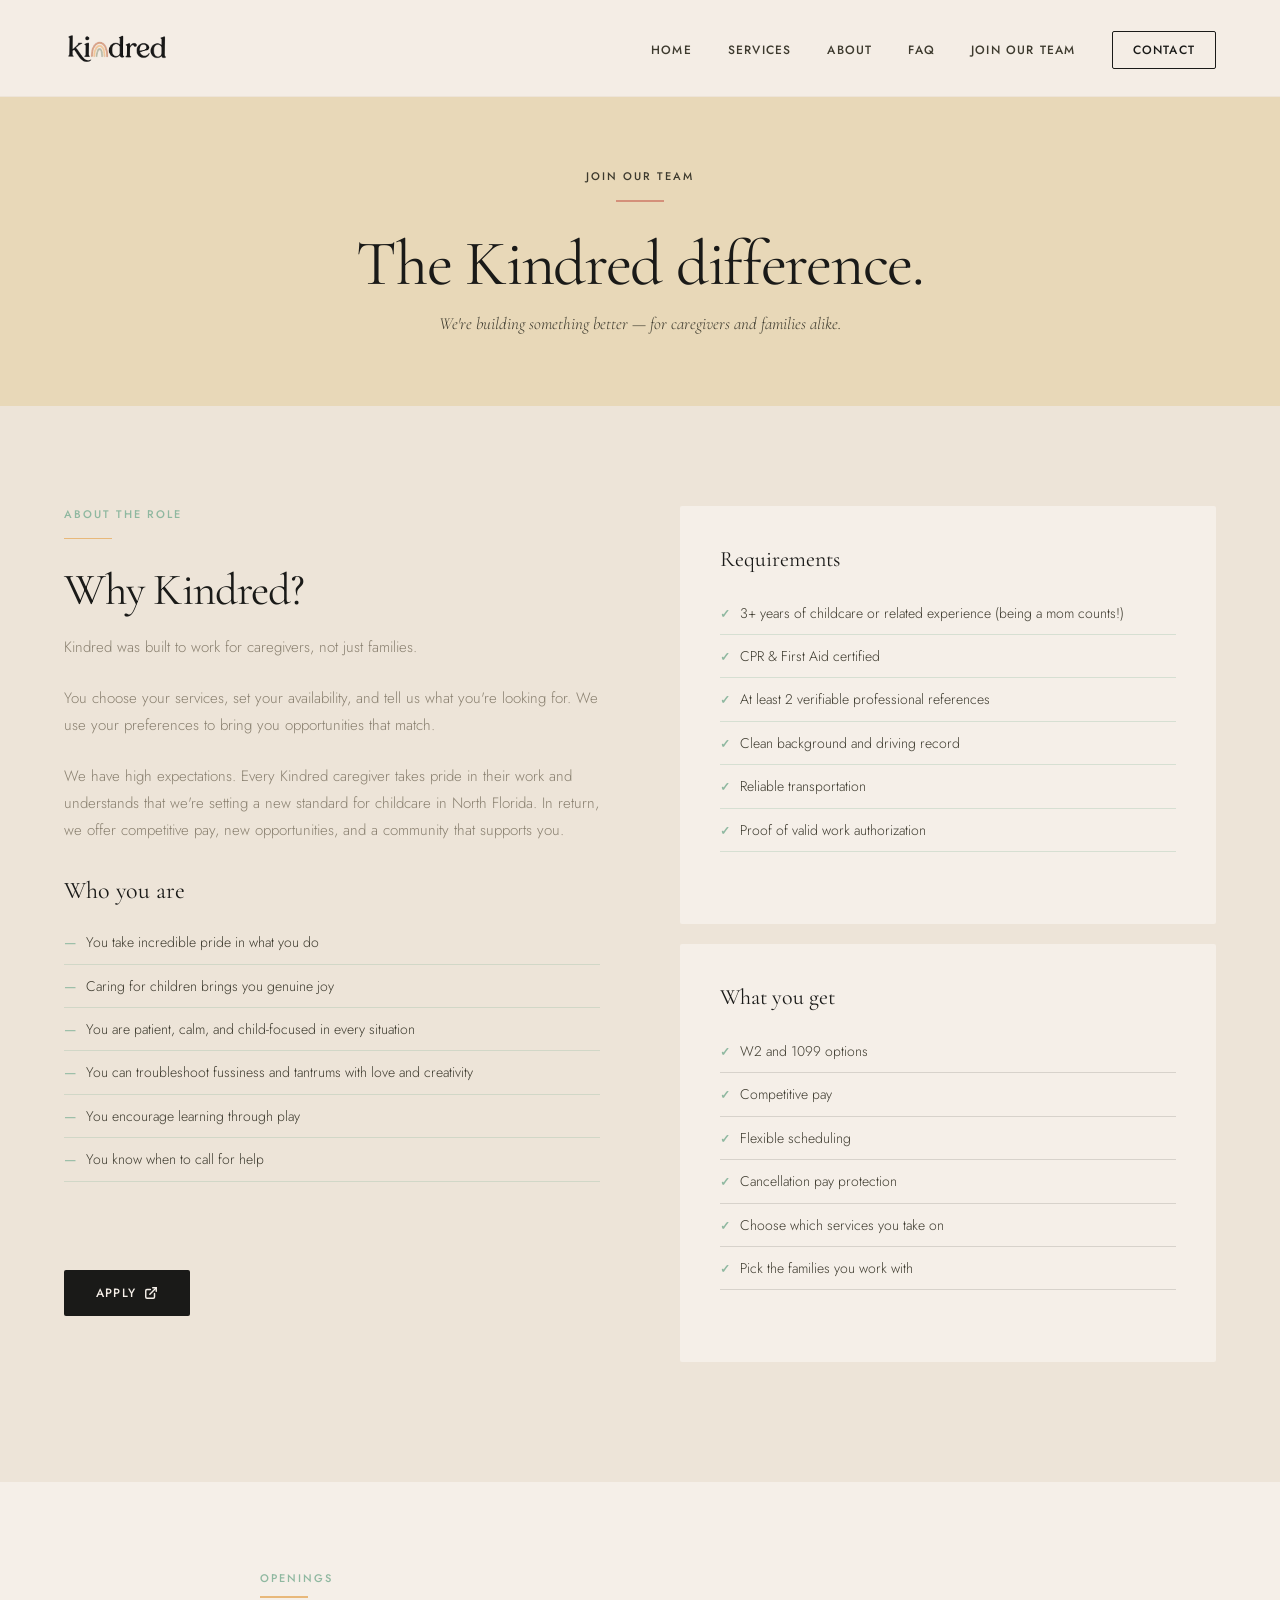
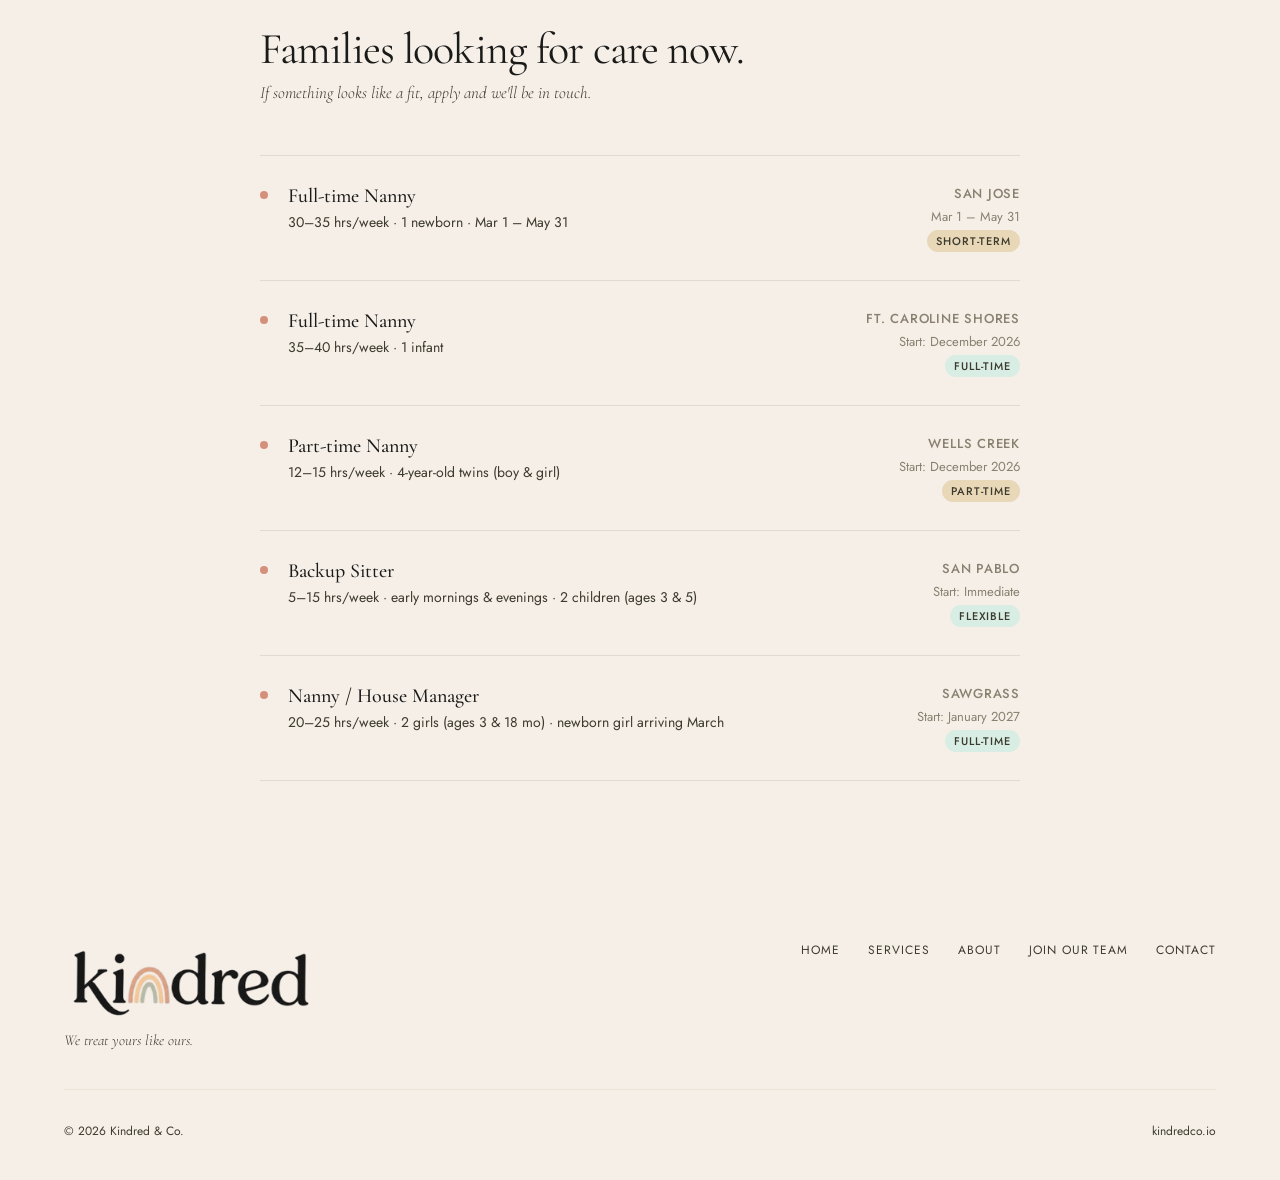
<file: join.html>
<!DOCTYPE html>
<html lang="en">
<head>
  <meta charset="utf-8" />
  <meta name="viewport" content="width=device-width, initial-scale=1.0" />
  <title>Join Our Team — kindred childcare concierge</title>
  <link rel="preconnect" href="https://fonts.googleapis.com" />
  <link rel="preconnect" href="https://fonts.gstatic.com" crossorigin />
  <link href="https://fonts.googleapis.com/css2?family=Cormorant+Garamond:ital,wght@0,300;0,400;0,500;0,600;1,300;1,400;1,500&family=Jost:wght@300;400;500;600&display=swap" rel="stylesheet" />
  <link rel="stylesheet" href="styles.css" />

  <style>
    /* Page-specific styles for join.html */

    /* Hero banner — light amber matching Long-term Placement card (#E8D8B8) */
    .page-hero {
      background: #E8D8B8;
      padding: calc(var(--nav-height) + 72px) var(--gutter) 72px;
      text-align: center;
    }
    .page-hero .section-eyebrow { color: var(--color-dark); }          /* 7.3:1 ✓ AAA */
    .page-hero .section-title   { color: var(--color-black); margin-bottom: 16px; } /* 14:1 ✓ AAA */
    .page-hero .rule            { background: var(--color-blush); margin: 0 auto 28px; }
    .page-hero-sub {
      font-size: 17px;
      font-weight: 300;
      font-style: italic;
      font-family: var(--font-serif);
      color: var(--color-dark);                                         /* 7.3:1 ✓ AAA */
      max-width: 560px;
      margin: 0 auto;
    }

    /* "What you get" box — sage-light background on this page */
    .team-box--dark {
      background: var(--color-cream); /* #F5EFE8 */
    }
    .team-box--dark .team-box-title {
      color: var(--color-black); /* #2C2A25 on #D8EDE3 = 12:1 ✓ WCAG AAA */
    }
    .team-box--dark .req-list li {
      color: var(--color-dark); /* #524F45 on #D8EDE3 = 6.4:1 ✓ WCAG AA */
      border-bottom-color: rgba(44, 42, 37, 0.15);
    }
    .team-box--dark .req-list li::before {
      color: var(--primary);
    }
    .apply-btn {
      margin-top: 56px;
    }

    /* ── Open Contracts section ── */
    .open-contracts {
      background: var(--color-cream);
      padding: 88px var(--gutter) 100px;
    }
    .open-contracts .section-eyebrow { margin-bottom: 10px; }
    .open-contracts .section-title {
      font-size: clamp(28px, 3.5vw, 44px);
      margin-bottom: 10px;
    }
    .contracts-intro {
      font-family: var(--font-serif);
      font-size: 17px;
      font-style: italic;
      font-weight: 300;
      color: var(--color-dark);
      margin-bottom: 52px;
    }

    .contracts-list {
      max-width: 760px;
      margin: 0 auto;
      list-style: none;
      padding: 0;
    }
    .contract-row {
      display: flex;
      align-items: flex-start;
      gap: 20px;
      padding: 28px 0;
      border-top: 1px solid rgba(61,58,46,0.12);
    }
    .contract-row:last-child { border-bottom: 1px solid rgba(61,58,46,0.12); }

    .contract-dot {
      width: 8px;
      height: 8px;
      border-radius: 50%;
      background: var(--color-blush);
      flex-shrink: 0;
      margin-top: 7px;
    }

    .contract-body { flex: 1; }
    .contract-family {
      font-family: var(--font-serif);
      font-size: 20px;
      font-weight: 500;
      color: var(--color-black);
      margin: 0 0 4px;
    }
    .contract-role {
      font-family: var(--font-sans);
      font-size: 14px;
      font-weight: 400;
      color: var(--color-dark);
      margin: 0;
    }

    .contract-meta {
      display: flex;
      flex-direction: column;
      align-items: flex-end;
      gap: 4px;
      flex-shrink: 0;
    }
    .contract-location {
      font-family: var(--font-sans);
      font-size: 13px;
      font-weight: 500;
      letter-spacing: 0.06em;
      text-transform: uppercase;
      color: var(--color-mid);
    }
    .contract-start {
      font-family: var(--font-sans);
      font-size: 13px;
      color: var(--color-mid);
    }
    .contract-badge {
      display: inline-block;
      font-family: var(--font-sans);
      font-size: 11px;
      font-weight: 500;
      letter-spacing: 0.08em;
      text-transform: uppercase;
      padding: 3px 9px;
      border-radius: 20px;
      background: var(--color-sage-light, #D8EDE3);
      color: var(--color-dark);
    }
    .contract-badge--amber {
      background: #E8D8B8;
    }

    @media (max-width: 540px) {
      .contract-row { flex-wrap: wrap; }
      .contract-meta { align-items: flex-start; flex-direction: row; gap: 10px; flex-wrap: wrap; }
    }
  </style>
</head>
<body>

  <!-- ═══════════════════════════════════
       NAVIGATION
       Links go back to index.html sections
       ═══════════════════════════════════ -->
  <header class="site-header">
    <nav class="nav">
      <a class="nav-logo" href="index.html">
        <img class="nav-logo-img" src="assets/logo.png" alt="kindred" />
      </a>

      <ul class="nav-links" id="nav-links">
        <li><a href="index.html#home">Home</a></li>
        <li><a href="index.html#services">Services</a></li>
        <li><a href="index.html#about">About</a></li>
        <li><a href="faq.html">FAQ</a></li>
        <li><a href="join.html" aria-current="page">Join Our Team</a></li>
        <li><a class="nav-cta" href="index.html#contact">Contact</a></li>
      </ul>

      <button class="hamburger" id="hamburger" aria-label="Toggle menu" aria-expanded="false">
        <span></span>
        <span></span>
        <span></span>
      </button>
    </nav>
  </header>


  <main>

    <!-- ═══════════════════════════════════
         PAGE HERO
         ═══════════════════════════════════ -->
    <div class="page-hero">
      <span class="section-eyebrow">Join Our Team</span>
      <div class="rule rule--centered"></div>
      <h1 class="section-title">The Kindred difference.</h1>
      <p class="page-hero-sub">We're building something better — for caregivers and families alike.</p>
    </div>


    <!-- ═══════════════════════════════════
         JOB DESCRIPTION
         ═══════════════════════════════════ -->
    <section id="join-our-team">
      <div class="team-grid">

        <div class="team-intro">
          <span class="section-eyebrow">About the role</span>
          <div class="rule"></div>
          <h2 class="section-title" style="font-size: clamp(28px, 3.5vw, 48px);">Why Kindred?</h2>

          <p class="team-body">Kindred was built to work for caregivers, not just families.</p>
          <p class="team-body">You choose your services, set your availability, and tell us what you're looking for. We use your preferences to bring you opportunities that match.</p>
          <p class="team-body">We have high expectations. Every Kindred caregiver takes pride in their work and understands that we're setting a new standard for childcare in North Florida. In return, we offer competitive pay, new opportunities, and a community that supports you.</p>

          <h3 class="team-subheading">Who you are</h3>
          <ul class="who-list">
            <li>You take incredible pride in what you do</li>
            <li>Caring for children brings you genuine joy</li>
            <li>You are patient, calm, and child-focused in every situation</li>
            <li>You can troubleshoot fussiness and tantrums with love and creativity</li>
            <li>You encourage learning through play</li>
            <li>You know when to call for help</li>
          </ul>

          <a class="btn-primary btn-external apply-btn"
             href="https://forms.fillout.com/t/kAfeKKfNkvus"
             target="_blank" rel="noopener noreferrer">
            Apply
            <svg class="btn-icon" xmlns="http://www.w3.org/2000/svg" width="14" height="14" viewBox="0 0 24 24"
                 fill="none" stroke="currentColor" stroke-width="2.5" stroke-linecap="round" stroke-linejoin="round" aria-hidden="true">
              <path d="M18 13v6a2 2 0 0 1-2 2H5a2 2 0 0 1-2-2V8a2 2 0 0 1 2-2h6"/>
              <polyline points="15 3 21 3 21 9"/>
              <line x1="10" y1="14" x2="21" y2="3"/>
            </svg>
          </a>
        </div>

        <div class="team-right">
          <div class="team-box">
            <h3 class="team-box-title">Requirements</h3>
            <ul class="req-list">
              <li>3+ years of childcare or related experience (being a mom counts!)</li>
              <li>CPR &amp; First Aid certified</li>
              <li>At least 2 verifiable professional references</li>
              <li>Clean background and driving record</li>
              <li>Reliable transportation</li>
              <li>Proof of valid work authorization</li>
            </ul>
          </div>

          <div class="team-box team-box--dark">
            <h3 class="team-box-title">What you get</h3>
            <ul class="req-list">
              <li>W2 and 1099 options</li>
              <li>Competitive pay</li>
              <li>Flexible scheduling</li>
              <li>Cancellation pay protection</li>
              <li>Choose which services you take on</li>
              <li>Pick the families you work with</li>
            </ul>
          </div>
        </div>

      </div>
    </section>


  </main>


  <!-- ═══════════════════════════════════
       OPEN CONTRACTS
       ═══════════════════════════════════ -->
  <section class="open-contracts">
    <div style="max-width: 760px; margin: 0 auto;">
      <span class="section-eyebrow">Openings</span>
      <div class="rule"></div>
      <h2 class="section-title">Families looking for care now.</h2>
      <p class="contracts-intro">If something looks like a fit, apply and we'll be in touch.</p>
    </div>

    <ul class="contracts-list">

      <li class="contract-row">
        <span class="contract-dot"></span>
        <div class="contract-body">
          <p class="contract-family">Full-time Nanny</p>
          <p class="contract-role">30–35 hrs/week · 1 newborn · Mar 1 – May 31</p>
        </div>
        <div class="contract-meta">
          <span class="contract-location">San Jose</span>
          <span class="contract-start">Mar 1 – May 31</span>
          <span class="contract-badge contract-badge--amber">Short-term</span>
        </div>
      </li>

      <li class="contract-row">
        <span class="contract-dot"></span>
        <div class="contract-body">
          <p class="contract-family">Full-time Nanny</p>
          <p class="contract-role">35–40 hrs/week · 1 infant</p>
        </div>
        <div class="contract-meta">
          <span class="contract-location">Ft. Caroline Shores</span>
          <span class="contract-start">Start: December 2026</span>
          <span class="contract-badge">Full-time</span>
        </div>
      </li>

      <li class="contract-row">
        <span class="contract-dot"></span>
        <div class="contract-body">
          <p class="contract-family">Part-time Nanny</p>
          <p class="contract-role">12–15 hrs/week · 4-year-old twins (boy & girl)</p>
        </div>
        <div class="contract-meta">
          <span class="contract-location">Wells Creek</span>
          <span class="contract-start">Start: December 2026</span>
          <span class="contract-badge contract-badge--amber">Part-time</span>
        </div>
      </li>

      <li class="contract-row">
        <span class="contract-dot"></span>
        <div class="contract-body">
          <p class="contract-family">Backup Sitter</p>
          <p class="contract-role">5–15 hrs/week · early mornings & evenings · 2 children (ages 3 & 5)</p>
        </div>
        <div class="contract-meta">
          <span class="contract-location">San Pablo</span>
          <span class="contract-start">Start: Immediate</span>
          <span class="contract-badge">Flexible</span>
        </div>
      </li>

      <li class="contract-row">
        <span class="contract-dot"></span>
        <div class="contract-body">
          <p class="contract-family">Nanny / House Manager</p>
          <p class="contract-role">20–25 hrs/week · 2 girls (ages 3 & 18 mo) · newborn girl arriving March</p>
        </div>
        <div class="contract-meta">
          <span class="contract-location">Sawgrass</span>
          <span class="contract-start">Start: January 2027</span>
          <span class="contract-badge">Full-time</span>
        </div>
      </li>

    </ul>

  </section>


  <!-- ═══════════════════════════════════
       FOOTER
       ═══════════════════════════════════ -->
  <footer class="footer">
    <div class="footer-top">
      <div>
        <img class="footer-logo-img" src="assets/logo.png" alt="kindred" />
        <p class="footer-tagline">We treat yours like ours.</p>
      </div>
      <nav class="footer-links" aria-label="Footer navigation">
        <a href="index.html#home">Home</a>
        <a href="index.html#services">Services</a>
        <a href="index.html#about">About</a>
        <a href="join.html">Join Our Team</a>
        <a href="index.html#contact">Contact</a>
      </nav>
    </div>
    <div class="footer-bottom">
      <span>© 2026 Kindred &amp; Co.</span>
      <span>kindredco.io</span>
    </div>
  </footer>

  <script src="script.js"></script>
</body>
</html>
</file>
<file: styles.css>
/* ═══════════════════════════════════════════════════════════════
   styles.css — kindred childcare concierge
   Sections: Variables → Reset → Utilities → Buttons → Nav →
             Hero → Sections → Services → About → Promise →
             Process → Team → Contact → Footer → Animations →
             Responsive
   ═══════════════════════════════════════════════════════════════ */


/* ── 1. CSS VARIABLES ────────────────────────────────────────── */
:root {
  /* Palette — raw brand colors */
  --color-black:        #1A1A18;
  --color-dark:         #3D3A2E;
  --color-mid:          #8A8070;
  --color-sage:         #8FB8A0;
  --color-sage-light:   #D8EDE3;
  --color-amber:        #E8B87A;
  --color-amber-light:  #F5DFB8;
  --color-blush:        #D4907A;
  --color-blush-light:  #F0D5CB;
  --color-cream:        #F5EFE8;
  --color-sand:         #EDE4D8;
  --color-white:        #FDFAF6;

  /* Semantic aliases — change these to retheme without touching component CSS */
  --primary:    var(--color-sage);
  --secondary:  var(--color-amber);
  --background: var(--color-cream);
  --surface:    var(--color-sand);
  --text:       var(--color-dark);
  --text-muted: var(--color-mid);

  /* Typography */
  --font-serif: 'Cormorant Garamond', serif;
  --font-sans:  'Jost', sans-serif;

  /* Spacing scale */
  --spacing-xs:  8px;
  --spacing-sm:  16px;
  --spacing-md:  28px;
  --spacing-lg:  48px;
  --spacing-xl:  72px;
  --spacing-2xl: 100px;

  /* Layout */
  --nav-height: 96px;
  --max-width:  1100px;
  --gutter:     5%;

  /* Shape */
  --radius-sm: 2px;
  --radius-md: 4px;

  /* Motion */
  --transition: 0.2s ease;
}


/* ── 2. RESET & BASE ─────────────────────────────────────────── */
*, *::before, *::after {
  box-sizing: border-box;
  margin: 0;
  padding: 0;
}

html { scroll-behavior: smooth; }

body {
  font-family: var(--font-sans);
  background: var(--background);
  color: var(--text);
  overflow-x: hidden;
}

img {
  display: block;
  max-width: 100%;
}


/* ── 3. TYPOGRAPHY UTILITIES ─────────────────────────────────── */
.serif { font-family: var(--font-serif); }


/* ── 4. BUTTON COMPONENTS ────────────────────────────────────── */
.btn-primary {
  background: var(--color-black);
  color: var(--color-cream);
  padding: 14px 32px;
  border: none;
  border-radius: var(--radius-sm);
  font-family: var(--font-sans);
  font-size: 12px;
  font-weight: 500;
  letter-spacing: 0.1em;
  text-transform: uppercase;
  text-decoration: none;
  cursor: pointer;
  transition: background var(--transition), transform var(--transition);
  display: inline-block;
}
.btn-primary:hover {
  background: var(--color-dark);
  transform: translateY(-1px);
}

.btn-outline {
  border: 1px solid var(--color-black);
  color: var(--color-black);
  padding: 14px 32px;
  border-radius: var(--radius-sm);
  font-size: 12px;
  font-weight: 500;
  letter-spacing: 0.1em;
  text-transform: uppercase;
  text-decoration: none;
  transition: all var(--transition);
  display: inline-block;
}
.btn-outline:hover {
  background: var(--color-black);
  color: var(--color-cream);
  transform: translateY(-1px);
}

/* Modifier: button with a trailing icon */
.btn-external {
  display: inline-flex;
  align-items: center;
  gap: 8px;
}
.btn-icon { flex-shrink: 0; }

/* Modifier: full-width form submit */
.btn-submit {
  width: 100%;
  text-align: center;
}


/* ── 5. NAV / HEADER ─────────────────────────────────────────── */
.site-header {
  position: fixed;
  top: 0; left: 0; right: 0;
  z-index: 100;
  background: rgba(245, 239, 232, 0.94);
  backdrop-filter: blur(12px);
  border-bottom: 0.5px solid var(--color-sand);
}

.nav {
  padding: 0 var(--gutter);
  height: var(--nav-height);
  display: flex;
  align-items: center;
  justify-content: space-between;
}

.nav-logo {
  display: flex;
  align-items: center;
  text-decoration: none;
  flex-shrink: 0;
}
.nav-logo-img {
  height: 35px;
  width: auto;
}

.nav-links {
  display: flex;
  align-items: center;
  gap: 36px;
  list-style: none;
}
.nav-links a {
  font-size: 12px;
  font-weight: 500;
  letter-spacing: 0.1em;
  text-transform: uppercase;
  color: var(--color-dark);
  text-decoration: none;
  transition: color var(--transition);
}
.nav-links a:hover { color: var(--color-blush); }

.nav-cta {
  border: 1px solid var(--color-black);
  color: var(--color-black) !important;
  padding: 9px 20px;
  border-radius: var(--radius-sm);
}
.nav-cta:hover {
  background: var(--color-black);
  color: var(--color-cream) !important;
}

.hamburger {
  display: none;
  flex-direction: column;
  gap: 5px;
  cursor: pointer;
  padding: 4px;
  background: none;
  border: none;
}
.hamburger span {
  width: 22px;
  height: 1.5px;
  background: var(--color-black);
  display: block;
  transition: all 0.3s;
}

/* Mobile menu open state — toggled by script.js */
.nav-links.is-open {
  display: flex;
  flex-direction: column;
  position: fixed;
  top: var(--nav-height);
  left: 0; right: 0;
  background: rgba(245, 239, 232, 0.97);
  padding: 24px var(--gutter);
  gap: 24px;
  border-bottom: 0.5px solid var(--color-sand);
  z-index: 99;
}


/* ── 6. HERO ─────────────────────────────────────────────────── */
#home {
  min-height: 100vh;
  display: flex;
  align-items: center;
  justify-content: center;
  flex-direction: column;
  padding: 120px var(--gutter) 80px;
  text-align: center;
  position: relative;
  overflow: hidden;
}

.hero-logo {
  margin-bottom: 24px;
  opacity: 0;
  animation: fadeUp 0.8s 0.35s forwards;
}
.hero-logo img {
  max-width: clamp(300px, 48vw, 630px);
  height: auto;
  margin: 0 auto;
  display: block;
}

.hero-tagline {
  font-family: var(--font-serif);
  font-size: clamp(28px, 4vw, 52px);
  font-weight: 300;
  font-style: italic;
  color: var(--color-dark);
  margin-bottom: 16px;
  opacity: 0;
  animation: fadeUp 0.8s 0.5s forwards;
}

.hero-sub {
  font-size: 15px;
  font-weight: 300;
  color: var(--text-muted);
  letter-spacing: 0.05em;
  margin-bottom: 40px;
  opacity: 0;
  animation: fadeUp 0.8s 0.6s forwards;
}

.hero-launch {
  font-size: 12px;
  font-weight: 500;
  letter-spacing: 0.14em;
  text-transform: uppercase;
  color: var(--color-blush);
  margin-bottom: 48px;
  opacity: 0;
  animation: fadeUp 0.8s 0.7s forwards;
}

.hero-btns {
  display: flex;
  gap: 14px;
  justify-content: center;
  flex-wrap: wrap;
  opacity: 0;
  animation: fadeUp 0.8s 0.85s forwards;
}

/* Decorative background blobs */
.hero-blob {
  position: absolute;
  border-radius: 50%;
  pointer-events: none;
  opacity: 0.06;
}
.hero-blob-1 {
  width: 500px; height: 500px;
  background: var(--color-sage);
  top: -100px; right: -100px;
}
.hero-blob-2 {
  width: 300px; height: 300px;
  background: var(--color-blush);
  bottom: 60px; left: -60px;
}

/* Scrolling ticker */
.ticker-wrap {
  position: absolute;
  bottom: 0; left: 0; right: 0;
  background: var(--secondary);
  overflow: hidden;
  padding: 10px 0;
}
.ticker {
  display: flex;
  white-space: nowrap;
  animation: ticker 32s linear infinite;
}
.ticker-item {
  font-size: 11px;
  font-weight: 500;
  letter-spacing: 0.12em;
  text-transform: uppercase;
  color: var(--color-black);
  padding: 0 40px;
}


/* ── 7. SECTION BASE ─────────────────────────────────────────── */
section { padding: var(--spacing-2xl) var(--gutter); }

.section-eyebrow {
  font-size: 11px;
  font-weight: 500;
  letter-spacing: 0.18em;
  text-transform: uppercase;
  color: var(--primary);
  margin-bottom: 16px;
  display: block;
}

.section-title {
  font-family: var(--font-serif);
  font-size: clamp(36px, 5vw, 64px);
  font-weight: 400;
  color: var(--color-black);
  line-height: 1.05;
  margin-bottom: 20px;
  letter-spacing: -0.02em;
}

/* Modifier: extra space below heading (before a grid/list) */
.section-title--spaced { margin-bottom: 48px; }

.section-body {
  font-size: 16px;
  font-weight: 300;
  color: var(--text-muted);
  line-height: 1.75;
  max-width: 620px;
}

/* Decorative rule under eyebrow */
.rule {
  width: 48px;
  height: 1.5px;
  background: var(--secondary);
  margin-bottom: 28px;
}
.rule--centered {
  margin-left: auto;
  margin-right: auto;
  margin-bottom: 20px;
}


/* ── 8. SERVICES ─────────────────────────────────────────────── */
#services { background: var(--color-white); }

.services-header {
  text-align: center;
  margin-bottom: 64px;
}
.services-header .section-body {
  margin: 0 auto;
  text-align: center;
}

.services-grid {
  display: grid;
  grid-template-columns: repeat(3, 1fr);
  gap: 2px;
  max-width: var(--max-width);
  margin: 0 auto 48px;
}

.service-card {
  padding: 40px 32px;
  transition: filter var(--transition);
  cursor: default;
}
.service-card:hover { filter: brightness(0.96); }

/* Per-card color themes — to change a card's palette, edit just these vars */
.sc-1 { background: #F2DDD5; }
.sc-1 .service-name  { color: #5C2A1A; }
.sc-1 .service-price { color: #8B3D25; }
.sc-1 .service-desc  { color: #7A4030; }

.sc-2 { background: #D8E8D8; }
.sc-2 .service-name  { color: #1A3A20; }
.sc-2 .service-price { color: #2A5A30; }
.sc-2 .service-desc  { color: #2D4D2D; }

.sc-3 { background: #F0E2CC; }
.sc-3 .service-name  { color: #4A3010; }
.sc-3 .service-price { color: #7A5020; }
.sc-3 .service-desc  { color: #6B4A25; }

.sc-4 { background: #E8D8B8; }
.sc-4 .service-name  { color: #3D2D08; }
.sc-4 .service-price { color: #6B4D12; }
.sc-4 .service-desc  { color: #5C4015; }

.sc-5 { background: #EDD5C8; }
.sc-5 .service-name  { color: #5C3020; }
.sc-5 .service-price { color: #8B4530; }
.sc-5 .service-desc  { color: #7A4535; }

.sc-6 { background: #C8DDD0; }
.sc-6 .service-name  { color: #143020; }
.sc-6 .service-price { color: #1E4A30; }
.sc-6 .service-desc  { color: #254035; }

.service-icon {
  width: 36px; height: 36px;
  margin-bottom: 20px;
}
.service-name {
  font-family: var(--font-serif);
  font-size: 26px;
  font-weight: 400;
  color: var(--color-black);
  margin-bottom: 8px;
  line-height: 1.1;
}
.service-price {
  font-size: 12px;
  font-weight: 500;
  letter-spacing: 0.08em;
  color: var(--primary);
  margin-bottom: 14px;
  text-transform: uppercase;
}
.service-desc {
  font-size: 14px;
  font-weight: 300;
  color: var(--text-muted);
  line-height: 1.65;
}

.services-note {
  text-align: center;
  font-style: italic;
  font-family: var(--font-serif);
  font-size: 17px;
  color: var(--text-muted);
}


/* ── 9. ABOUT ────────────────────────────────────────────────── */
#about {
  display: grid;
  grid-template-columns: 0.55fr 1fr;
  gap: 80px;
  align-items: center;
}

.about-photo {
  aspect-ratio: 4/5;
  background: var(--surface);
  border-radius: var(--radius-sm);
  overflow: hidden;
}
.about-photo img {
  width: 100%; height: 100%;
  object-fit: cover;
  display: block;
}

.about-body {
  font-size: 15px;
  font-weight: 300;
  color: var(--text-muted);
  line-height: 1.8;
  margin-bottom: 16px;
}


/* ── 10. PROMISE & VALUES ────────────────────────────────────── */
#promise { background: var(--background); }

.promise-wrapper {
  max-width: var(--max-width);
  margin: 0 auto;
}

/* Dark "Our Promise" block */
.promise-block {
  background: #D8E8D8; /* sc-2 / Travel Nanny light green */
  border-radius: var(--radius-md);
  padding: clamp(40px, 6vw, 72px);
  margin-bottom: var(--spacing-xl);
}
.promise-block .section-eyebrow { color: var(--color-dark); }
.promise-block .rule            { background: var(--secondary); }
.promise-block .section-title   { color: var(--color-black); max-width: 640px; }

.promise-body {
  font-size: 16px;
  font-weight: 300;
  color: var(--color-dark);
  line-height: 1.8;
  max-width: 580px;
  margin-bottom: var(--spacing-md);
}

/* "Our Values" grid */
.values-grid {
  display: grid;
  grid-template-columns: repeat(3, 1fr);
  gap: 2px;
}
.value-card {
  background: var(--color-white);
  padding: 40px 32px;
  border-top: 2px solid var(--secondary);
}
.value-title {
  font-family: var(--font-serif);
  font-size: 26px;
  font-weight: 400;
  color: var(--color-black);
  margin-bottom: 14px;
}
.value-body {
  font-size: 15px;
  font-weight: 300;
  color: var(--text-muted);
  line-height: 1.75;
}


/* ── 11. PROCESS (HOW IT WORKS) ──────────────────────────────── */
#how-it-works {
  background: #F0E2CC;
  text-align: center;
}
#how-it-works .section-eyebrow { color: var(--color-dark); }
#how-it-works .section-title   { color: var(--color-black); margin-bottom: 12px; }
#how-it-works .section-body    { color: var(--color-dark); margin: 0 auto 64px; text-align: center; }
#how-it-works .rule            { background: var(--secondary); margin: 0 auto 20px; }

.steps {
  display: grid;
  grid-template-columns: repeat(4, 1fr);
  gap: 2px;
  max-width: var(--max-width);
  margin: 0 auto;
}
.step {
  padding: 40px 28px;
  border-top: 1px solid rgba(61, 58, 46, 0.15);
}
.step-num {
  font-family: var(--font-serif);
  font-size: 52px;
  font-weight: 300;
  color: var(--color-dark);
  line-height: 1;
  margin-bottom: 16px;
  opacity: 0.4;
}
.step-title {
  font-family: var(--font-serif);
  font-size: 22px;
  font-weight: 400;
  color: var(--color-black);
  margin-bottom: 10px;
}
.step-desc {
  font-size: 13px;
  font-weight: 300;
  color: var(--color-dark);
  line-height: 1.7;
}


/* ── 12. JOIN OUR TEAM ───────────────────────────────────────── */
#join-our-team { background: var(--surface); }

.team-grid {
  display: grid;
  grid-template-columns: 1fr 1fr;
  gap: 80px;
  align-items: start;
}

.team-body {
  font-size: 15px;
  font-weight: 300;
  color: var(--text-muted);
  line-height: 1.8;
  margin-bottom: 24px;
}

.team-subheading {
  font-family: var(--font-serif);
  font-size: 24px;
  font-weight: 400;
  color: var(--color-black);
  margin-bottom: 16px;
  margin-top: 32px;
}

.who-list,
.req-list {
  list-style: none;
  margin-bottom: 32px;
}
.who-list li,
.req-list li {
  font-size: 14px;
  font-weight: 300;
  color: var(--color-dark);
  line-height: 1.6;
  padding: 10px 0;
  border-bottom: 0.5px solid rgba(143, 184, 160, 0.3);
  display: flex;
  align-items: baseline;
  gap: 10px;
}
.who-list li::before {
  content: "—";
  color: var(--primary);
  font-weight: 400;
  flex-shrink: 0;
}
.req-list li::before {
  content: "✓";
  color: var(--primary);
  font-weight: 600;
  flex-shrink: 0;
  font-size: 12px;
}

.team-box {
  background: var(--background);
  padding: 40px;
  border-radius: var(--radius-sm);
  margin-bottom: 20px;
}
.team-box-title {
  font-family: var(--font-serif);
  font-size: 22px;
  font-weight: 400;
  color: var(--color-black);
  margin-bottom: 20px;
}

/* Dark variant — "What you get" box */
.team-box--dark                  { background: var(--color-black); }
.team-box--dark .team-box-title  { color: var(--color-cream); }
.team-box--dark .req-list li     {
  color: rgba(245, 239, 232, 0.8);
  border-bottom-color: rgba(143, 184, 160, 0.15);
}


/* ── 13. CONTACT ─────────────────────────────────────────────── */
#contact { background: var(--color-white); }

.contact-grid {
  display: grid;
  grid-template-columns: 1fr 1fr;
  gap: 80px;
  align-items: start;
}

.contact-intro { margin-bottom: 48px; }

.contact-detail {
  display: flex;
  align-items: flex-start;
  gap: 16px;
  margin-bottom: 28px;
}
.contact-icon {
  width: 40px; height: 40px;
  background: var(--surface);
  border-radius: var(--radius-sm);
  display: flex;
  align-items: center;
  justify-content: center;
  flex-shrink: 0;
}
.contact-icon--blush { background: var(--color-blush-light); }
.contact-icon--amber { background: var(--color-amber-light); }
.contact-icon--sage  { background: var(--color-sage-light); }
.contact-label {
  font-size: 11px;
  font-weight: 500;
  letter-spacing: 0.1em;
  text-transform: uppercase;
  color: var(--color-mid); /* #8A8070 */
  margin-bottom: 4px;
}
.contact-value {
  font-size: 15px;
  font-weight: 300;
  color: var(--text);
}

.contact-form {
  display: flex;
  flex-direction: column;
  gap: 16px;
}
.form-row {
  display: grid;
  grid-template-columns: 1fr 1fr;
  gap: 12px;
}
.form-group {
  display: flex;
  flex-direction: column;
  gap: 6px;
}
.form-label {
  font-size: 11px;
  font-weight: 500;
  letter-spacing: 0.1em;
  text-transform: uppercase;
  color: var(--text-muted);
}
.form-input,
.form-select,
.form-textarea {
  padding: 14px 16px;
  background: var(--background);
  border: 1px solid var(--surface);
  border-radius: var(--radius-sm);
  font-family: var(--font-sans);
  font-size: 14px;
  font-weight: 300;
  color: var(--text);
  outline: none;
  transition: border-color var(--transition);
}
.form-input:focus,
.form-select:focus,
.form-textarea:focus {
  border-color: var(--primary);
}
.form-textarea {
  resize: vertical;
  min-height: 120px;
}
.form-select { appearance: none; }


/* ── 14. FOOTER ──────────────────────────────────────────────── */
.footer {
  background: var(--color-cream);
  padding: 60px var(--gutter) 40px;
}
.footer-top {
  display: flex;
  justify-content: space-between;
  align-items: flex-start;
  gap: 40px;
  padding-bottom: 40px;
  border-bottom: 0.5px solid var(--color-sand);
  margin-bottom: 32px;
  flex-wrap: wrap;
}
.footer-logo-img {
  height: 84px;
  width: auto;
}
.footer-tagline {
  font-family: var(--font-serif);
  font-size: 15px;
  font-weight: 300;
  font-style: italic;
  color: var(--color-dark); /* #524F45 on #F5EFE8 = 7.1:1 ✓ WCAG AAA */
  margin-top: 6px;
}
.footer-links {
  display: flex;
  gap: 28px;
  flex-wrap: wrap;
}
.footer-links a {
  font-size: 12px;
  font-weight: 400;
  letter-spacing: 0.08em;
  text-transform: uppercase;
  color: var(--color-dark); /* #524F45 on #F5EFE8 = 7.1:1 ✓ WCAG AAA */
  text-decoration: none;
  transition: color var(--transition);
}
.footer-links a:hover { color: var(--color-black); /* 13.3:1 ✓ */ }
.footer-bottom {
  display: flex;
  justify-content: space-between;
  font-size: 12px;
  color: var(--color-dark); /* #524F45 on #F5EFE8 = 7.1:1 ✓ WCAG AAA */
  flex-wrap: wrap;
  gap: 8px;
}


/* ── 15. ANIMATIONS ──────────────────────────────────────────── */
@keyframes fadeUp {
  from { opacity: 0; transform: translateY(18px); }
  to   { opacity: 1; transform: translateY(0); }
}
@keyframes ticker {
  from { transform: translateX(0); }
  to   { transform: translateX(-50%); }
}


/* ── 16. RESPONSIVE: tablet (≤768px) ────────────────────────── */
@media (max-width: 768px) {
  .nav-links     { display: none; }
  .hamburger     { display: flex; }

  .services-grid { grid-template-columns: 1fr; }
  #about         { grid-template-columns: 1fr; }
  .about-photo   { aspect-ratio: 3/2; }
  .steps         { grid-template-columns: 1fr 1fr; }
  .team-grid     { grid-template-columns: 1fr; }
  .contact-grid  { grid-template-columns: 1fr; }
  .form-row      { grid-template-columns: 1fr; }
  .values-grid   { grid-template-columns: 1fr; }

  section        { padding: 72px var(--gutter); }
}

/* ── 17. RESPONSIVE: mobile (≤480px) ────────────────────────── */
@media (max-width: 480px) {
  .steps     { grid-template-columns: 1fr; }
  .hero-btns { flex-direction: column; align-items: center; }
}
</file>
